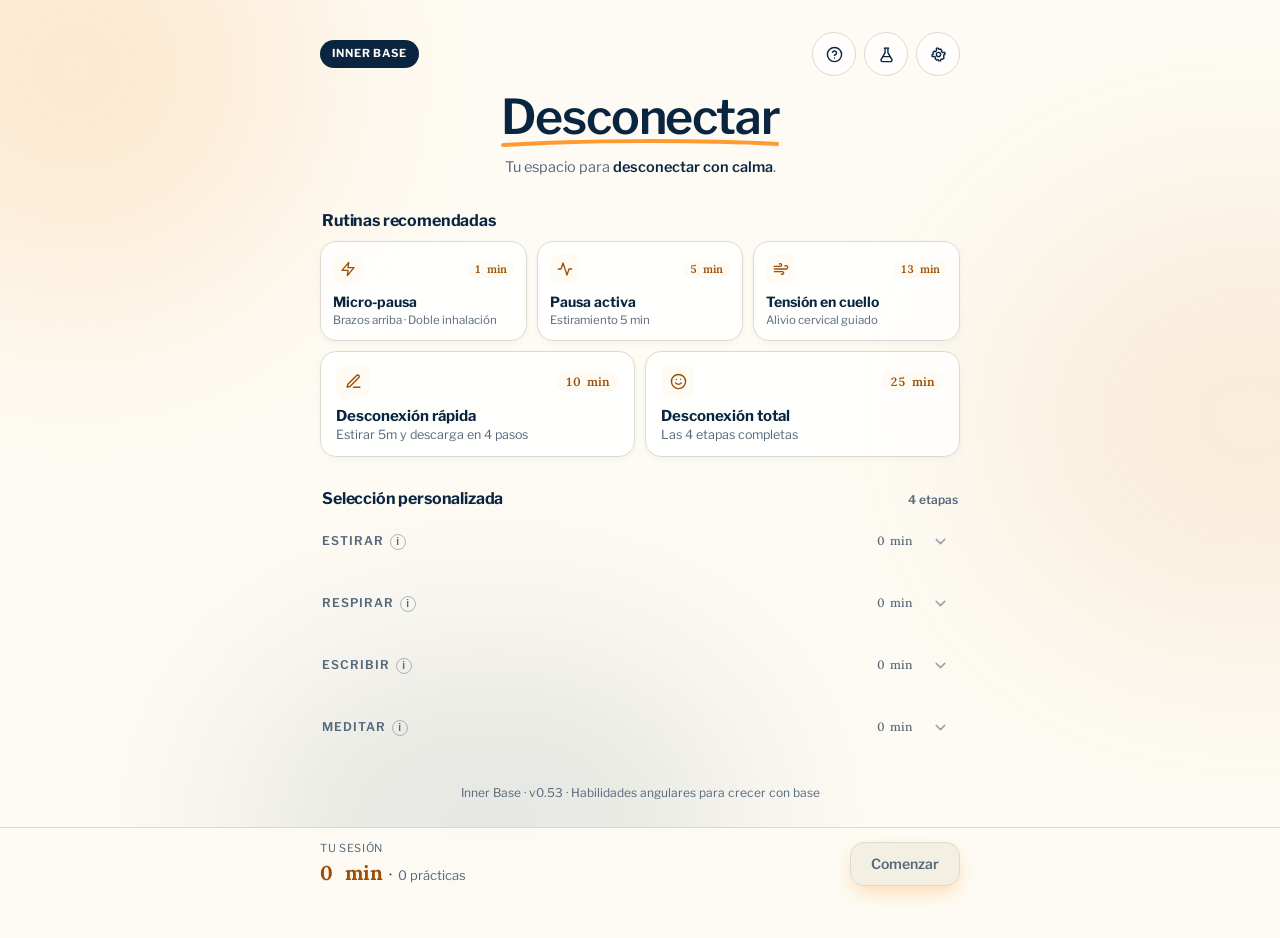
<file: index.html>
<!DOCTYPE html>
<html lang="es">

<head>
  <meta charset="UTF-8">
  <meta name="viewport" content="width=device-width, initial-scale=1.0, viewport-fit=cover">
  <meta name="referrer" content="strict-origin-when-cross-origin">
  <title>Desconectar · Inner Base</title>
  <meta name="description"
    content="Tu espacio para desconectar con calma. Rutinas guiadas en 4 etapas: estirar, respirar, escribir y meditar.">

  <!-- Open Graph / WhatsApp Link Preview -->
  <meta property="og:type" content="website">
  <meta property="og:locale" content="es_ES">
  <meta property="og:site_name" content="Inner Base">
  <meta property="og:title" content="Desconectar · Inner Base">
  <meta property="og:description"
    content="Tu espacio para desconectar con calma. Rutinas guiadas en 4 etapas: estirar, respirar, escribir y meditar.">
  <meta property="og:url" content="https://sumamara.github.io/6-App-desconectar/">
  <meta property="og:image" content="https://sumamara.github.io/6-App-desconectar/icons/og-whatsapp.jpg">
  <meta property="og:image:secure_url" content="https://sumamara.github.io/6-App-desconectar/icons/og-whatsapp.jpg">
  <meta property="og:image:type" content="image/jpeg">
  <meta property="og:image:width" content="1200">
  <meta property="og:image:height" content="630">
  <meta property="og:image:alt" content="Desconectar · Inner Base — Tu espacio para desconectar con calma">
  <meta name="twitter:card" content="summary_large_image">
  <meta name="twitter:title" content="Desconectar · Inner Base">
  <meta name="twitter:description" content="Tu espacio para desconectar con calma.">
  <meta name="twitter:image" content="https://sumamara.github.io/6-App-desconectar/icons/og-whatsapp.jpg">

  <!-- PWA Manifest & Metas -->
  <link rel="manifest" href="manifest.json">
  <meta name="theme-color" content="#FF9A2E">
  <meta name="mobile-web-app-capable" content="yes">
  <meta name="application-name" content="Desconectar">
  <meta name="apple-mobile-web-app-capable" content="yes">
  <meta name="apple-mobile-web-app-status-bar-style" content="default">
  <meta name="apple-mobile-web-app-title" content="Desconectar">
  <link rel="apple-touch-icon" href="icons/icon-192.png">
  <link rel="icon" type="image/svg+xml" href="icons/icon.svg">

  <!-- Tipografías exactas de .Recursos/Link tree -->
  <link rel="preconnect" href="https://fonts.googleapis.com">
  <link rel="preconnect" href="https://fonts.gstatic.com" crossorigin>
  <link
    href="https://fonts.googleapis.com/css2?family=Caveat:wght@500;600;700&family=Libre+Franklin:wght@400;500;600;700&family=Lora:ital,wght@0,500;0,600;0,700;1,400&display=swap"
    rel="stylesheet">

  <!-- Estilos Prueba Linktree -->
  <link rel="stylesheet" href="styles.css">
</head>

<body>
  <!-- Blobs ambientales suaves (firma de .Recursos/Link tree) -->
  <div class="ambient-blobs" aria-hidden="true">
    <div class="blob blob-1"></div>
    <div class="blob blob-2"></div>
    <div class="blob blob-3"></div>
  </div>

  <div class="app-container">

    <!-- AVISO DE PROTOCOLO LOCAL -->
    <div id="protocol-banner" class="banner-warning" role="alert">
      <strong>Tip para reproducir videos sin Error 153</strong>
      <p>
        Inicia la app desde <code>iniciar_app.bat</code> y abre <code>http://localhost:3000/</code>.
      </p>
    </div>

    <!-- PASO 1: CONSTRUCTOR EN 4 ETAPAS -->
    <main id="builder-section">

      <!-- ENCABEZADO CENTRADO ESTILO LINKTREE -->
      <header class="site-header">
        <div class="top-utility-bar">
          <span class="top-badge">Inner Base</span>
          <div class="header-actions">
            <button type="button" class="btn-icon-circle" onclick="openHowToUseModal()" title="Cómo usar la aplicación"
              aria-label="Cómo usar la aplicación">
              <svg width="17" height="17" viewBox="0 0 24 24" fill="none" stroke="currentColor" stroke-width="2"
                stroke-linecap="round" stroke-linejoin="round" aria-hidden="true">
                <circle cx="12" cy="12" r="10"></circle>
                <path d="M9.09 9a3 3 0 0 1 5.83 1c0 2-3 3-3 3"></path>
                <line x1="12" y1="17" x2="12.01" y2="17"></line>
              </svg>
            </button>
            <button type="button" class="btn-icon-circle" onclick="openScientificInfoModal()"
              title="Base científica de las 4 etapas" aria-label="Base científica">
              <svg width="17" height="17" viewBox="0 0 24 24" fill="none" stroke="currentColor" stroke-width="2"
                stroke-linecap="round" stroke-linejoin="round" aria-hidden="true">
                <path d="M9 3h6"></path>
                <path d="M10 3v6.5L4.5 19a2 2 0 0 0 1.7 3h11.6a2 2 0 0 0 1.7-3L14 9.5V3"></path>
                <path d="M7.2 15h9.6"></path>
              </svg>
            </button>
            <button type="button" class="btn-icon-circle" onclick="openManageRoutinesModal()"
              title="Ajustes y rutinas guardadas" aria-label="Ajustes y rutinas guardadas">
              <svg width="17" height="17" viewBox="0 0 24 24" fill="none" stroke="currentColor" stroke-width="2"
                stroke-linecap="round" stroke-linejoin="round" aria-hidden="true">
                <circle cx="12" cy="12" r="3"></circle>
                <path
                  d="M19.4 15a1.65 1.65 0 0 0 .33 1.82l.06.06-2 2-.06-.06a1.65 1.65 0 0 0-1.82-.33 1.65 1.65 0 0 0-1 1.51V21h-2.8v-.09a1.65 1.65 0 0 0-1-1.51 1.65 1.65 0 0 0-1.82.33l-.06.06-2-2 .06-.06a1.65 1.65 0 0 0 .33-1.82 1.65 1.65 0 0 0-1.51-1H3v-2.8h.09a1.65 1.65 0 0 0 1.51-1 1.65 1.65 0 0 0-.33-1.82l-.06-.06 2-2 .06.06a1.65 1.65 0 0 0 1.82.33h.01a1.65 1.65 0 0 0 1-1.51V3h2.8v.09a1.65 1.65 0 0 0 1 1.51 1.65 1.65 0 0 0 1.82-.33l.06-.06 2 2-.06.06a1.65 1.65 0 0 0-.33 1.82v.01a1.65 1.65 0 0 0 1.51 1H21v2.8h-.09a1.65 1.65 0 0 0-1.51 1z">
                </path>
              </svg>
            </button>
          </div>
        </div>

        <h1 class="hero-title">
          <span class="title-underline-wrap" style="margin-left: 0;">
            Desconectar
            <svg class="title-underline-svg" height="10" viewBox="0 0 200 10" preserveAspectRatio="none"
              aria-hidden="true">
              <path d="M2 7 C 55 2, 145 2, 198 6" stroke="#FF9A2E" stroke-width="4" fill="none" stroke-linecap="round">
              </path>
            </svg>
          </span>
        </h1>

        <p class="header-lead">
          Tu espacio para <strong>desconectar con calma</strong>.
        </p>
      </header>

      <!-- SECCIÓN 1: RUTINAS RECOMENDADAS (LAYOUT ORIGINAL 3 + 2) -->
      <section class="content-section" aria-labelledby="heading-presets">
        <div class="section-heading-row">
          <h2 id="heading-presets" class="section-title">Rutinas recomendadas</h2>
        </div>

        <div class="presets-grid" id="presets-grid">
          <!-- Fila 1: 3 tarjetas -->
          <button type="button" class="preset-card preset-col-3" onclick="applyPreset('micro')" id="preset-micro">
            <span class="preset-card-top">
              <span class="preset-icon-box">
                <svg width="16" height="16" viewBox="0 0 24 24" fill="none" stroke="currentColor" stroke-width="2"
                  stroke-linecap="round" stroke-linejoin="round" aria-hidden="true">
                  <polygon points="13 2 3 14 12 14 11 22 21 10 12 10 13 2"></polygon>
                </svg>
              </span>
              <span class="preset-time">1 min</span>
            </span>
            <span class="preset-card-body">
              <span class="preset-name">Micro-pausa</span>
              <span class="preset-desc">Brazos arriba · Doble inhalación</span>
            </span>
          </button>

          <button type="button" class="preset-card preset-col-3" onclick="applyPreset('walk')" id="preset-walk">
            <span class="preset-card-top">
              <span class="preset-icon-box">
                <svg width="16" height="16" viewBox="0 0 24 24" fill="none" stroke="currentColor" stroke-width="2"
                  stroke-linecap="round" stroke-linejoin="round" aria-hidden="true">
                  <path d="M22 12h-4l-3 9L9 3l-3 9H2"></path>
                </svg>
              </span>
              <span class="preset-time">5 min</span>
            </span>
            <span class="preset-card-body">
              <span class="preset-name">Pausa activa</span>
              <span class="preset-desc">Estiramiento 5 min</span>
            </span>
          </button>

          <button type="button" class="preset-card preset-col-3" onclick="applyPreset('neck')" id="preset-neck">
            <span class="preset-card-top">
              <span class="preset-icon-box">
                <svg width="16" height="16" viewBox="0 0 24 24" fill="none" stroke="currentColor" stroke-width="2"
                  stroke-linecap="round" stroke-linejoin="round" aria-hidden="true">
                  <path
                    d="M9.59 4.59A2 2 0 1 1 11 8H2m10.59 11.41A2 2 0 1 0 14 16H2m15.73-8.27A2.5 2.5 0 1 1 19.5 12H2">
                  </path>
                </svg>
              </span>
              <span class="preset-time">13 min</span>
            </span>
            <span class="preset-card-body">
              <span class="preset-name">Tensión en cuello</span>
              <span class="preset-desc">Alivio cervical guiado</span>
            </span>
          </button>

          <!-- Fila 2: 2 tarjetas -->
          <button type="button" class="preset-card preset-col-2" onclick="applyPreset('quick_disconnect')"
            id="preset-quick_disconnect">
            <span class="preset-card-top">
              <span class="preset-icon-box">
                <svg width="17" height="17" viewBox="0 0 24 24" fill="none" stroke="currentColor" stroke-width="2"
                  stroke-linecap="round" stroke-linejoin="round" aria-hidden="true">
                  <path d="M12 20h9"></path>
                  <path d="M16.5 3.5a2.121 2.121 0 0 1 3 3L7 19l-4 1 1-4L16.5 3.5z"></path>
                </svg>
              </span>
              <span class="preset-time">10 min</span>
            </span>
            <span class="preset-card-body">
              <span class="preset-name">Desconexión rápida</span>
              <span class="preset-desc">Estirar 5m y descarga en 4 pasos</span>
            </span>
          </button>

          <button type="button" class="preset-card preset-col-2" onclick="applyPreset('complete')" id="preset-complete">
            <span class="preset-card-top">
              <span class="preset-icon-box">
                <svg width="17" height="17" viewBox="0 0 24 24" fill="none" stroke="currentColor" stroke-width="2"
                  stroke-linecap="round" stroke-linejoin="round" aria-hidden="true">
                  <circle cx="12" cy="12" r="10"></circle>
                  <path d="M8 14s1.5 2 4 2 4-2 4-2"></path>
                  <line x1="9" y1="9" x2="9.01" y2="9"></line>
                  <line x1="15" y1="9" x2="15.01" y2="9"></line>
                </svg>
              </span>
              <span class="preset-time">25 min</span>
            </span>
            <span class="preset-card-body">
              <span class="preset-name">Desconexión total</span>
              <span class="preset-desc">Las 4 etapas completas</span>
            </span>
          </button>

          <!-- CONTENEDOR DINÁMICO DE RUTINAS PERSONALIZADAS -->
          <div id="custom-presets-container" style="display: contents;"></div>
        </div>
      </section>

      <!-- SECCIÓN 2: SELECCIÓN PERSONALIZADA -->
      <section class="content-section" aria-labelledby="heading-stages">
        <div class="section-heading-row">
          <h2 id="heading-stages" class="section-title">Selección personalizada</h2>
          <span class="section-meta-badge">4 etapas</span>
        </div>

        <div class="stages-list">

          <!-- ETAPA 1: ESTIRAR -->
          <div class="stage-card" id="card-stage-estirar">
            <div class="stage-header" onclick="toggleStage('estirar', event)">
              <div class="stage-info">
                <div class="stage-title-row">
                  <span class="stage-title">
                    <span class="stage-num">1</span>
                    <span>Estirar</span>
                    <button type="button" class="stage-info-btn"
                      onclick="event.stopPropagation(); showStageInfoToast('Alivio cervical, movilidad de espalda y postura para liberar tensión acumulada.', 'Etapa 1 · Estirar')"
                      title="Información de Estirar" aria-label="Información de Estirar">i</button>
                  </span>
                  <div class="stage-header-actions">
                    <span class="stage-summary-badge" id="badge-estirar">0 min</span>
                  </div>
                </div>
              </div>
              <button type="button" class="stage-chevron-btn" id="chevron-btn-estirar"
                onclick="event.stopPropagation(); toggleStageChevronClick('estirar', event)" title="Ver más opciones"
                aria-label="Ver más opciones de Estirar">
                <svg class="chevron-icon" id="chevron-icon-estirar" width="17" height="17" viewBox="0 0 24 24"
                  fill="none" stroke="currentColor" stroke-width="2" stroke-linecap="round" stroke-linejoin="round"
                  aria-hidden="true">
                  <polyline points="6 9 12 15 18 9"></polyline>
                </svg>
              </button>
            </div>
            <div class="stage-body">
              <div class="options-list" id="options-estirar"></div>
            </div>
          </div>

          <!-- ETAPA 2: RESPIRAR -->
          <div class="stage-card" id="card-stage-respirar">
            <div class="stage-header" onclick="toggleStage('respirar', event)">
              <div class="stage-info">
                <div class="stage-title-row">
                  <span class="stage-title">
                    <span class="stage-num">2</span>
                    <span>Respirar</span>
                    <button type="button" class="stage-info-btn"
                      onclick="event.stopPropagation(); showStageInfoToast('Regulación vagal para calmar el sistema nervioso y bajar el pulso.', 'Etapa 2 · Respirar')"
                      title="Información de Respirar" aria-label="Información de Respirar">i</button>
                  </span>
                  <div class="stage-header-actions">
                    <span class="stage-summary-badge" id="badge-respirar">0 min</span>
                  </div>
                </div>
              </div>
              <button type="button" class="stage-chevron-btn" id="chevron-btn-respirar"
                onclick="event.stopPropagation(); toggleStageChevronClick('respirar', event)" title="Ver más opciones"
                aria-label="Ver más opciones de Respirar">
                <svg class="chevron-icon" id="chevron-icon-respirar" width="17" height="17" viewBox="0 0 24 24"
                  fill="none" stroke="currentColor" stroke-width="2" stroke-linecap="round" stroke-linejoin="round"
                  aria-hidden="true">
                  <polyline points="6 9 12 15 18 9"></polyline>
                </svg>
              </button>
            </div>
            <div class="stage-body">
              <div class="options-list" id="options-respirar"></div>
            </div>
          </div>

          <!-- ETAPA 3: ESCRIBIR -->
          <div class="stage-card" id="card-stage-escribir">
            <div class="stage-header" onclick="toggleStage('escribir', event)">
              <div class="stage-info">
                <div class="stage-title-row">
                  <span class="stage-title">
                    <span class="stage-num">3</span>
                    <span>Escribir</span>
                    <button type="button" class="stage-info-btn"
                      onclick="event.stopPropagation(); showStageInfoToast('Descarga cognitiva, gratitud o journaling guiado para cerrar pendientes.', 'Etapa 3 · Escribir')"
                      title="Información de Escribir" aria-label="Información de Escribir">i</button>
                  </span>
                  <div class="stage-header-actions">
                    <span class="stage-summary-badge" id="badge-escribir">0 min</span>
                  </div>
                </div>
              </div>
              <button type="button" class="stage-chevron-btn" id="chevron-btn-escribir"
                onclick="event.stopPropagation(); toggleStageChevronClick('escribir', event)" title="Ver más opciones"
                aria-label="Ver más opciones de Escribir">
                <svg class="chevron-icon" id="chevron-icon-escribir" width="17" height="17" viewBox="0 0 24 24"
                  fill="none" stroke="currentColor" stroke-width="2" stroke-linecap="round" stroke-linejoin="round"
                  aria-hidden="true">
                  <polyline points="6 9 12 15 18 9"></polyline>
                </svg>
              </button>
            </div>
            <div class="stage-body">
              <div class="options-list" id="options-escribir"></div>
            </div>
          </div>

          <!-- ETAPA 4: MEDITAR -->
          <div class="stage-card" id="card-stage-meditar">
            <div class="stage-header" onclick="toggleStage('meditar', event)">
              <div class="stage-info">
                <div class="stage-title-row">
                  <span class="stage-title">
                    <span class="stage-num">4</span>
                    <span>Meditar</span>
                    <button type="button" class="stage-info-btn"
                      onclick="event.stopPropagation(); showStageInfoToast('Atención plena, sonidos naturales y descanso profundo sin sueño (NSDR).', 'Etapa 4 · Meditar')"
                      title="Información de Meditar" aria-label="Información de Meditar">i</button>
                  </span>
                  <div class="stage-header-actions">
                    <span class="stage-summary-badge" id="badge-meditar">0 min</span>
                  </div>
                </div>
              </div>
              <button type="button" class="stage-chevron-btn" id="chevron-btn-meditar"
                onclick="event.stopPropagation(); toggleStageChevronClick('meditar', event)" title="Ver más opciones"
                aria-label="Ver más opciones de Meditar">
                <svg class="chevron-icon" id="chevron-icon-meditar" width="17" height="17" viewBox="0 0 24 24"
                  fill="none" stroke="currentColor" stroke-width="2" stroke-linecap="round" stroke-linejoin="round"
                  aria-hidden="true">
                  <polyline points="6 9 12 15 18 9"></polyline>
                </svg>
              </button>
            </div>
            <div class="stage-body">
              <div class="options-list" id="options-meditar"></div>
            </div>
          </div>

        </div>
      </section>

      <footer class="app-watermark">
        <p>Inner Base · v0.53 · Habilidades angulares para crecer con base</p>
      </footer>
    </main>

    <!-- PASO 2: REPRODUCTOR Y ZONA DE PRÁCTICA -->
    <section id="player-section" aria-label="Sesión en curso">
      <div class="player-shell">
        <div class="player-header">
          <div class="player-header-meta">
            <span id="step-counter" class="badge-step">Etapa 1 de 4</span>
            <h2 id="current-title" class="player-title">Cargando…</h2>
          </div>
          <button type="button" class="btn btn-secondary btn-sm" onclick="backToBuilder()">Salir</button>
        </div>

        <!-- CASO A: VIDEO -->
        <div class="video-wrapper" id="video-wrapper-box">
          <div id="pause-overlay" class="player-overlay" onclick="togglePlay()">
            <h3>Práctica en pausa</h3>
            <p>Inhala con calma, exhala la tensión. Tómate tu tiempo.</p>
            <button type="button" class="btn">Continuar práctica</button>
          </div>

          <div id="transition-overlay" class="player-overlay">
            <h3 id="next-up-text">Siguiente etapa…</h3>
            <div class="overlay-actions">
              <button type="button" class="btn" id="transition-next-btn" onclick="nextStep()">Empezar ahora</button>
              <button type="button" class="btn btn-secondary" onclick="addBreakTime()">+30 seg</button>
            </div>
          </div>

          <div id="error-overlay" class="player-overlay">
            <h3>No se pudo cargar este video</h3>
            <p id="error-desc">Este video no permite reproducción embebida o requiere servidor local.</p>
            <div class="overlay-actions">
              <button type="button" class="btn" onclick="skipErrorVideo()">Saltar etapa</button>
              <a id="error-youtube-link" class="btn btn-secondary" href="#" target="_blank"
                rel="noopener noreferrer">Abrir en YouTube</a>
            </div>
          </div>

          <div id="youtube-iframe-container"></div>
          <div class="video-click-shield" id="video-click-shield" onclick="onVideoSurfaceTap()"
            title="Pausar o reanudar" aria-label="Pausar o reanudar video"></div>
        </div>

        <!-- CASO B: BLOC DE NOTAS -->
        <div id="zen-notepad-wrapper" class="notepad-panel">
          <div class="notepad-header">
            <div class="notepad-prompt-title" id="notepad-title">Descarga mental</div>
            <p class="notepad-prompt-desc" id="notepad-desc">Escribe todo lo que ronda en tu cabeza para vaciar
              tensiones y cerrar el día.</p>
          </div>

          <div class="notepad-timer-bar">
            <span id="notepad-time-left">Tiempo restante · 05:00</span>
            <span id="notepad-words-count">0 palabras</span>
          </div>

          <textarea id="zen-text-input" class="zen-textarea"
            placeholder="Escribe aquí con total libertad. Este texto permanece únicamente en tu dispositivo."></textarea>

          <div class="notepad-actions">
            <div class="notepad-tools">
              <button type="button" class="btn-outline-sm" onclick="copyNotepadText()">Copiar</button>
              <button type="button" class="btn-outline-sm" onclick="downloadNotepadText()">Guardar .txt</button>
              <button type="button" class="btn-outline-sm btn-outline-danger"
                onclick="clearNotepadText()">Soltar</button>
            </div>
            <button type="button" class="btn btn-sm" onclick="nextStep()">Listo, siguiente</button>
          </div>
        </div>

        <!-- CASO C: TEMPORIZADOR ZEN (ANILLO CIRCULAR + RITMO VISUAL + CAMPANA) -->
        <div id="zen-timer-wrapper" class="timer-panel">
          <div class="timer-navy-hero" id="timer-zen-circle">
            <div class="timer-hero-top">
              <span class="timer-zen-state-dot" id="timer-state-label">En curso</span>
              <button type="button" class="btn-timer-chime" id="btn-timer-chime" onclick="toggleTimerChime()"
                title="Activar o silenciar campana de inicio y fin">
                <svg width="14" height="14" viewBox="0 0 24 24" fill="none" stroke="currentColor" stroke-width="2"
                  stroke-linecap="round" stroke-linejoin="round" aria-hidden="true">
                  <path d="M18 8A6 6 0 0 0 6 8c0 7-3 9-3 9h18s-3-2-3-9"></path>
                  <path d="M13.73 21a2 2 0 0 1-3.46 0"></path>
                </svg>
                <span id="timer-chime-label">Campana ON</span>
              </button>
            </div>

            <div class="timer-ring-stage" id="timer-ring-stage">
              <div class="timer-ripple-layer timer-ripple-1" aria-hidden="true"></div>
              <div class="timer-ripple-layer timer-ripple-2" aria-hidden="true"></div>
              <div class="timer-ripple-layer timer-ripple-3" aria-hidden="true"></div>
              <svg class="timer-ring-svg" viewBox="0 0 220 220" aria-hidden="true">
                <circle class="timer-ring-track" cx="110" cy="110" r="96"></circle>
                <circle class="timer-ring-progress" id="timer-ring-progress" cx="110" cy="110" r="96"></circle>
              </svg>
              <div class="timer-ring-center">
                <div class="timer-phase-cue" id="timer-phase-cue" style="display: none;">Inhala</div>
                <div class="timer-breath-count" id="timer-breath-count" style="display: none;">1</div>
                <div class="timer-free-text" id="timer-free-text" style="display: none;">
                  <strong>A tu propio ritmo</strong>
                  <span>Resuena donde se sienta natural y cómodo</span>
                </div>
                <div class="timer-zen-digits" id="timer-digits">05:00</div>
              </div>
            </div>

            <div id="timer-steps-guide" class="timer-steps-guide"></div>
            <p id="timer-activity-desc" class="timer-hero-desc" style="display: none;"></p>
          </div>
        </div>

        <!-- CASO D: ESTIRAMIENTO GUIADO EN ETAPAS -->
        <div id="zen-stretch-wrapper" class="zen-stretch-wrapper">
          <div class="stretch-top-bar">
            <span class="stretch-round-badge" id="stretch-round-text">Ronda 1 de 2</span>
            <div class="stretch-mini-timer-card" id="stretch-mini-timer-card">
              <span class="stretch-mini-timer-label">Restante</span>
              <span class="stretch-mini-timer-digits" id="stretch-total-digits">05:00</span>
            </div>
            <div class="stretch-audio-toggles">
              <button type="button" class="btn-stretch-toggle" id="btn-stretch-voice" onclick="toggleStretchVoice()">
                <span id="stretch-voice-icon">Voz ON</span>
              </button>
              <button type="button" class="btn-stretch-toggle" id="btn-stretch-chime" onclick="toggleStretchChime()">
                <span id="stretch-chime-icon">Tono ON</span>
              </button>
            </div>
          </div>

          <div class="stretch-total-progress-track">
            <div class="stretch-total-progress-fill" id="stretch-total-progress-fill"></div>
          </div>

          <div class="stretch-hero-card">
            <div class="stretch-hero-header">
              <span class="stretch-posture-step-tag" id="stretch-step-tag">Postura 1 de 10</span>
              <span class="stretch-posture-code" id="stretch-posture-icon">01</span>
            </div>

            <div class="stretch-counter-row">
              <div class="stretch-seconds-digits" id="stretch-countdown-digits">15</div>
              <div class="stretch-seconds-meta">
                <span class="stretch-seconds-unit">segundos</span>
                <div class="stretch-posture-bar-track">
                  <div class="stretch-posture-bar-fill" id="stretch-bar-fill"></div>
                </div>
              </div>
            </div>

            <div class="stretch-posture-details">
              <h3 class="stretch-posture-heading" id="stretch-posture-title">Hombros hacia atrás</h3>
              <p class="stretch-posture-description" id="stretch-posture-desc">
                Rueda los hombros en círculos lentos y amplios hacia atrás. Abre el pecho e inhala profundo.
              </p>
              <div class="stretch-posture-tip-box" id="stretch-posture-tip">
                <span class="tip-label">Clave</span>
                <span id="stretch-posture-tip-text">Inhala al subir los hombros y exhala al bajarlos.</span>
              </div>
            </div>
          </div>

          <div class="stretch-next-bar">
            <span class="stretch-next-label">A continuación</span>
            <strong class="stretch-next-name" id="stretch-next-title">Hombros hacia adelante</strong>
            <span class="stretch-next-duration">15s</span>
          </div>

          <div class="stretch-action-buttons">
            <button type="button" class="btn-outline-sm" onclick="prevStretchPosture()">Anterior</button>
            <button type="button" class="btn btn-sm" id="btn-stretch-play" onclick="toggleStretchPlay()">Pausar</button>
            <button type="button" class="btn-outline-sm" onclick="nextStretchPosture()">Siguiente</button>
          </div>

          <div class="stretch-postures-strip" id="stretch-postures-strip"></div>
        </div>

        <!-- Dock de barra de progreso y controles (flota y se auto-oculta en Modo Cine) -->
        <div class="player-controls-dock" id="player-controls-dock">
          <!-- Barra de progreso universal (área táctil amplia) -->
          <div class="progress-container" onclick="seekVideo(event)" role="progressbar"
            aria-label="Progreso de la etapa">
            <div class="progress-track">
              <div class="progress-bar" id="progress-bar"></div>
            </div>
          </div>

          <!-- Controles inferiores (layout compacto sin saltos) -->
          <div class="controls">
            <div class="ctrl-group">
              <button type="button" class="btn-ctrl btn-ctrl-icon" onclick="prevStep()" title="Anterior"
                aria-label="Anterior">
                <svg width="15" height="15" viewBox="0 0 24 24" fill="currentColor" aria-hidden="true">
                  <rect x="4" y="5" width="2.5" height="14" rx="1"></rect>
                  <polygon points="19 5 9 12 19 19 19 5"></polygon>
                </svg>
              </button>
              <button type="button" class="btn-ctrl" id="seek-back-btn" onclick="seekRelative(-10)"
                title="Retroceder 10 segundos">↺ 10s</button>
              <button type="button" class="btn btn-ctrl-play" id="play-pause-btn" onclick="togglePlay()">⏸
                Pausar</button>
              <button type="button" class="btn-ctrl" id="seek-fwd-btn" onclick="seekRelative(10)"
                title="Avanzar 10 segundos">10s ↻</button>
              <button type="button" class="btn-ctrl btn-ctrl-icon" onclick="nextStep()" title="Siguiente"
                aria-label="Siguiente">
                <svg width="15" height="15" viewBox="0 0 24 24" fill="currentColor" aria-hidden="true">
                  <polygon points="5 5 15 12 5 19 5 5"></polygon>
                  <rect x="17.5" y="5" width="2.5" height="14" rx="1"></rect>
                </svg>
              </button>
            </div>

            <span id="time-display" class="time-display">00:00 / 00:00</span>

            <div class="ctrl-extra" id="video-extra-controls">
              <button type="button" class="btn-ctrl btn-ctrl-icon" id="mute-btn" onclick="toggleMute()"
                title="Silenciar / activar audio" aria-label="Audio">
                <svg width="16" height="16" viewBox="0 0 24 24" fill="none" stroke="currentColor" stroke-width="2"
                  stroke-linecap="round" stroke-linejoin="round" aria-hidden="true">
                  <polygon points="11 5 6 9 2 9 2 15 6 15 11 19 11 5"></polygon>
                  <path d="M15.54 8.46a5 5 0 0 1 0 7.07"></path>
                  <path d="M19.07 4.93a10 10 0 0 1 0 14.14"></path>
                </svg>
              </button>
              <button type="button" class="btn-ctrl btn-ctrl-icon" id="fullscreen-btn" onclick="toggleFullscreen()"
                title="Pantalla completa" aria-label="Pantalla completa">
                <svg width="15" height="15" viewBox="0 0 24 24" fill="none" stroke="currentColor" stroke-width="2.2"
                  stroke-linecap="round" stroke-linejoin="round" aria-hidden="true">
                  <polyline points="15 3 21 3 21 9"></polyline>
                  <polyline points="9 21 3 21 3 15"></polyline>
                  <polyline points="21 15 21 21 15 21"></polyline>
                  <polyline points="3 9 3 3 9 3"></polyline>
                </svg>
              </button>
            </div>
          </div>
        </div>
      </div>

      <footer class="app-watermark">
        <p>Inner Base · v0.53 · Desconectar</p>
      </footer>
    </section>

  </div>

  <!-- BARRA STICKY INFERIOR (FROSTED CREMA + CTA NARANJA SOL) -->
  <div class="bottom-sticky-bar" id="bottom-sticky-bar">
    <div class="bottom-bar-inner">
      <div class="bottom-summary-text">
        <div class="bottom-summary-label">Tu sesión</div>
        <div class="bottom-summary-values">
          <strong id="bottom-total-time" class="bottom-total-num">0 min</strong>
          <span class="bottom-summary-sep">·</span>
          <span class="bottom-summary-count"><span id="bottom-total-count">0</span> prácticas</span>
        </div>
      </div>
      <div class="bottom-bar-actions">
        <button type="button" class="btn btn-secondary btn-save-sticky" id="btn-save-sticky"
          onclick="onSaveStickyClick()" title="Guardar selección como rutina">
          Guardar
        </button>
        <button type="button" class="btn btn-cta-acento" id="start-btn" onclick="startRoutine()" disabled>
          Comenzar
        </button>
      </div>
    </div>
  </div>

  <!-- MODAL: GESTIÓN DE RUTINAS Y AJUSTES -->
  <div id="manage-routines-modal" class="modal-overlay" onclick="closeManageRoutinesModal(event)">
    <div class="modal-box" onclick="event.stopPropagation()" role="dialog" aria-modal="true"
      aria-labelledby="modal-manage-title">
      <div class="modal-header">
        <div class="modal-header-left">
          <h3 id="modal-manage-title">Ajustes</h3>
        </div>
        <button type="button" class="modal-close-icon" onclick="closeManageRoutinesModal()"
          aria-label="Cerrar">✕</button>
      </div>

      <div class="settings-tabs-bar" role="tablist" aria-label="Secciones de ajustes">
        <button type="button" class="settings-tab-btn active" id="settings-tab-general" role="tab" aria-selected="true"
          onclick="switchSettingsTab('general')">Ajustes</button>
        <button type="button" class="settings-tab-btn" id="settings-tab-routines" role="tab" aria-selected="false"
          onclick="switchSettingsTab('routines')">Ajustes de rutinas</button>
        <button type="button" class="settings-tab-btn" id="settings-tab-stages" role="tab" aria-selected="false"
          onclick="switchSettingsTab('stages')">Ajustes de etapas</button>
      </div>

      <!-- PANEL 1: AJUSTES GENERALES -->
      <div id="settings-panel-general">
        <div class="modal-body modal-settings-stack">
          <div class="setting-toggle-box">
            <div class="setting-toggle-info">
              <div class="setting-toggle-title">Medición antes y después</div>
              <div class="setting-toggle-desc">Registra tu nivel de estrés (0 a 100) al empezar y al cerrar tu pausa.
              </div>
            </div>
            <label class="switch" for="check-measure-improvement" title="Activar medición antes y después">
              <input type="checkbox" id="check-measure-improvement" checked
                onchange="toggleMeasureImprovement(this.checked)">
              <span class="slider"></span>
            </label>
          </div>

          <div class="setting-toggle-box">
            <div class="setting-toggle-info">
              <div class="setting-toggle-title">Sonido en temporizadores</div>
              <div class="setting-toggle-desc">Activa o silencia por defecto el sonido de inicio y cierre. También
                puedes cambiarlo durante la práctica.</div>
            </div>
            <label class="switch" for="check-default-chime" title="Activar o silenciar sonido por defecto">
              <input type="checkbox" id="check-default-chime" checked
                onchange="toggleDefaultChimeSetting(this.checked)">
              <span class="slider"></span>
            </label>
          </div>

          <div class="setting-toggle-box" id="pwa-install-modal-box">
            <div class="setting-toggle-info">
              <div class="setting-toggle-title">Instalar aplicación</div>
              <div class="setting-toggle-desc">Añade Desconectar a tu pantalla de inicio en un toque.</div>
            </div>
            <button type="button" id="btn-pwa-install" class="btn btn-secondary btn-sm" onclick="promptInstallApp()">
              Instalar
            </button>
          </div>
        </div>
      </div>

      <!-- PANEL 2: AJUSTES DE RUTINAS CON NOMBRE + PERSONALIZADAS -->
      <div id="settings-panel-routines" style="display: none;">
        <div class="modal-body preset-editor-panel">
          <p class="preset-editor-intro">
            Edita el nombre, descripción o prácticas de las 5 rutinas recomendadas.
          </p>
          <div id="preset-editor-list" class="preset-editor-list"></div>
          <button type="button" class="btn btn-secondary btn-full preset-reset-all-btn"
            onclick="resetAllNamedPresetsToDefault()">
            Por defecto (restablecer todas)
          </button>

          <div class="settings-custom-routines-block">
            <div class="settings-group-label">Rutinas personalizadas</div>
            <div class="modal-routines-list" id="manage-routines-body"></div>
          </div>
        </div>
      </div>

      <!-- PANEL 3: AJUSTES DE ETAPAS -->
      <div id="settings-panel-stages" style="display: none;">
        <div class="modal-body modal-settings-stack">
          <div class="settings-customize-group">
            <div class="settings-group-label">Personalizar etapas</div>
            <div class="settings-customize-grid">
              <button type="button" class="settings-stage-btn" onclick="openStageLibraryFromSettings('estirar')">
                <span class="settings-stage-num">1</span>
                <span class="settings-stage-label">Personalizar Estirar</span>
                <span class="settings-stage-arrow" aria-hidden="true">→</span>
              </button>
              <button type="button" class="settings-stage-btn" onclick="openStageLibraryFromSettings('respirar')">
                <span class="settings-stage-num">2</span>
                <span class="settings-stage-label">Personalizar Respirar</span>
                <span class="settings-stage-arrow" aria-hidden="true">→</span>
              </button>
              <button type="button" class="settings-stage-btn" onclick="openStageLibraryFromSettings('escribir')">
                <span class="settings-stage-num">3</span>
                <span class="settings-stage-label">Personalizar Escribir</span>
                <span class="settings-stage-arrow" aria-hidden="true">→</span>
              </button>
              <button type="button" class="settings-stage-btn" onclick="openStageLibraryFromSettings('meditar')">
                <span class="settings-stage-num">4</span>
                <span class="settings-stage-label">Personalizar Meditar</span>
                <span class="settings-stage-arrow" aria-hidden="true">→</span>
              </button>
            </div>
          </div>
        </div>
      </div>

      <div class="modal-footer">
        <button type="button" class="btn btn-secondary btn-full" onclick="closeManageRoutinesModal()">Cerrar</button>
      </div>
    </div>
  </div>

  <!-- MODAL: BIBLIOTECA DE ETAPA -->
  <div class="modal-overlay" id="stage-library-modal" onclick="closeStageLibraryModal(event)">
    <div class="modal-box" onclick="event.stopPropagation()" role="dialog" aria-modal="true"
      aria-labelledby="library-modal-title">
      <div class="modal-header">
        <div class="modal-header-left">
          <button type="button" class="modal-back-btn" onclick="backToSettingsFromLibrary()" title="Volver a Ajustes"
            aria-label="Volver a Ajustes">
            <svg width="15" height="15" viewBox="0 0 24 24" fill="none" stroke="currentColor" stroke-width="2.2"
              stroke-linecap="round" stroke-linejoin="round" aria-hidden="true">
              <polyline points="15 18 9 12 15 6"></polyline>
            </svg>
          </button>
          <h3 id="library-modal-title">Biblioteca de etapa</h3>
        </div>
        <button type="button" class="modal-close-icon" onclick="closeStageLibraryModal()" aria-label="Cerrar">✕</button>
      </div>
      <div class="modal-body">
        <p class="library-subtitle">Activa o desactiva qué prácticas se muestran, o ajusta su orden:</p>
        <div class="library-items-list" id="library-items-list"></div>
        <button type="button" class="library-btn-add" id="library-btn-add" onclick="openAddPracticeModal()">
          + Añadir video de YouTube o práctica
        </button>
      </div>
      <div class="modal-footer modal-footer-between">
        <button type="button" class="btn-outline-sm" onclick="resetStageDefaults()">Restablecer</button>
        <button type="button" class="btn btn-sm" onclick="closeStageLibraryModal()">Listo</button>
      </div>
    </div>
  </div>

  <!-- MODAL: CÓMO USAR LA APLICACIÓN -->
  <div class="modal-overlay" id="how-to-use-modal" onclick="closeHowToUseModal(event)">
    <div class="modal-box" onclick="event.stopPropagation()" role="dialog" aria-modal="true"
      aria-labelledby="modal-howto-title">
      <div class="modal-header">
        <h3 id="modal-howto-title">Cómo usar Desconectar</h3>
        <button type="button" class="modal-close-icon" onclick="closeHowToUseModal()" aria-label="Cerrar">✕</button>
      </div>
      <div class="modal-body">
        <p class="science-intro">
          Elige una rutina recomendada o arma tu secuencia en cuatro etapas a tu medida.
        </p>

        <ol class="howto-steps-list">
          <li class="howto-step">
            <span class="howto-step-num">1</span>
            <div class="howto-step-body">
              <strong>Rutinas rápidas:</strong> toca cualquiera de las 5 tarjetas para cargarla al instante. Si la tocas
              de nuevo, se desmarca.
            </div>
          </li>
          <li class="howto-step">
            <span class="howto-step-num">2</span>
            <div class="howto-step-body">
              <strong>A tu medida:</strong> despliega <em>Estirar, Respirar, Escribir</em> o <em>Meditar</em> y marca
              solo las prácticas que necesites hoy.
            </div>
          </li>
          <li class="howto-step">
            <span class="howto-step-num">3</span>
            <div class="howto-step-body">
              <strong>Guarda tus favoritas:</strong> al crear una combinación nueva, pulsa <em>Guardar</em> abajo para
              reutilizarla en un toque.
            </div>
          </li>
          <li class="howto-step">
            <span class="howto-step-num">4</span>
            <div class="howto-step-body">
              <strong>Personaliza en Ajustes:</strong> edita las rutinas con nombre, activa o añade tus propios videos y
              configura la medición de estrés.
            </div>
          </li>
        </ol>
      </div>
      <div class="modal-footer">
        <button type="button" class="btn btn-full" onclick="closeHowToUseModal()">Entendido</button>
      </div>
    </div>
  </div>

  <!-- MODAL: EVIDENCIA CIENTÍFICA -->
  <div class="modal-overlay" id="scientific-info-modal" onclick="closeScientificInfoModal(event)">
    <div class="modal-box science-modal-box" onclick="event.stopPropagation()" role="dialog" aria-modal="true"
      aria-labelledby="modal-science-title">
      <div class="modal-header">
        <h3 id="modal-science-title">Por qué esta secuencia en 4 etapas</h3>
        <button type="button" class="modal-close-icon" onclick="closeScientificInfoModal()"
          aria-label="Cerrar">✕</button>
      </div>
      <div class="modal-body">
        <p class="science-intro">
          Pasar de horas de exigencia mental a descanso real requiere desacelerar en orden: cuerpo, respiración, mente y
          calma profunda.
        </p>

        <div class="science-cards-list">
          <article class="science-card">
            <div class="science-card-header">
              <span class="science-card-title">1. Estirar</span>
              <span class="science-card-badge">Descarga somática</span>
            </div>
            <p class="science-card-body">
              El movimiento breve libera el tono muscular defensivo en cuello, hombros y espalda baja.
            </p>
            <div class="science-source">Singh et al., 2023 · Univ. of South Australia</div>
          </article>

          <article class="science-card">
            <div class="science-card-header">
              <span class="science-card-title">2. Respirar</span>
              <span class="science-card-badge">Regulación vagal</span>
            </div>
            <p class="science-card-body">
              El suspiro fisiológico y la respiración resonante estimulan el nervio vago y bajan la activación.
            </p>
            <div class="science-source">Balban et al., 2023 · Stanford / Cell Reports Medicine</div>
          </article>

          <article class="science-card">
            <div class="science-card-header">
              <span class="science-card-title">3. Escribir</span>
              <span class="science-card-badge">Cierre cognitivo</span>
            </div>
            <p class="science-card-body">
              Volcar pendientes por escrito reduce el Efecto Zeigarnik y libera la memoria de trabajo.
            </p>
            <div class="science-source">Masicampo &amp; Baumeister, 2011 · J. Pers. Soc. Psychol.</div>
          </article>

          <article class="science-card">
            <div class="science-card-header">
              <span class="science-card-title">4. Meditar / NSDR</span>
              <span class="science-card-badge">Restauración</span>
            </div>
            <p class="science-card-body">
              Prácticas breves de atención plena o NSDR reducen la rumiación y devuelven claridad.
            </p>
            <div class="science-source">Goyal et al., 2014 · JAMA Internal Medicine</div>
          </article>
        </div>

        <p class="science-health-notice">
          Estas prácticas son herramientas de bienestar cotidiano y no sustituyen atención médica ni psicológica.
        </p>
      </div>
      <div class="modal-footer">
        <button type="button" class="btn btn-full" onclick="closeScientificInfoModal()">Entendido</button>
      </div>
    </div>
  </div>

  <!-- MODAL: PROMPT DE TEXTO -->
  <div class="modal-overlay" id="zen-prompt-modal" onclick="cancelZenPrompt(event)">
    <div class="modal-box modal-compact" onclick="event.stopPropagation()" role="dialog" aria-modal="true"
      aria-labelledby="zen-prompt-title">
      <div class="modal-header">
        <h3 id="zen-prompt-title">Guardar rutina</h3>
        <button type="button" class="modal-close-icon" onclick="cancelZenPrompt()" aria-label="Cerrar">✕</button>
      </div>
      <div class="modal-body">
        <p id="zen-prompt-subtitle" class="dialog-subtitle"></p>
        <div class="zen-dialog-input-group">
          <input type="text" id="zen-prompt-input" class="zen-dialog-input" autocomplete="off">
        </div>
        <div class="zen-dialog-buttons">
          <button type="button" class="btn btn-secondary btn-sm" onclick="cancelZenPrompt()">Cancelar</button>
          <button type="button" class="btn btn-sm" id="zen-prompt-confirm-btn"
            onclick="confirmZenPrompt()">Guardar</button>
        </div>
      </div>
    </div>
  </div>

  <!-- MODAL: CONFIRMACIÓN -->
  <div class="modal-overlay" id="zen-confirm-modal" onclick="resolveZenConfirm(false, event)">
    <div class="modal-box modal-compact" onclick="event.stopPropagation()" role="dialog" aria-modal="true"
      aria-labelledby="zen-confirm-title">
      <div class="modal-header">
        <h3 id="zen-confirm-title">Confirmación</h3>
        <button type="button" class="modal-close-icon" onclick="resolveZenConfirm(false)" aria-label="Cerrar">✕</button>
      </div>
      <div class="modal-body">
        <p id="zen-confirm-message" class="dialog-message"></p>
        <div class="zen-dialog-buttons">
          <button type="button" class="btn btn-secondary btn-sm" onclick="resolveZenConfirm(false)">Cancelar</button>
          <button type="button" class="btn btn-danger btn-sm" id="zen-confirm-btn"
            onclick="resolveZenConfirm(true)">Aceptar</button>
        </div>
      </div>
    </div>
  </div>

  <!-- MODAL: AÑADIR PRÁCTICA -->
  <div class="modal-overlay" id="add-practice-modal" onclick="closeAddPracticeModal(event)">
    <div class="modal-box" onclick="event.stopPropagation()" role="dialog" aria-modal="true"
      aria-labelledby="add-practice-title">
      <div class="modal-header">
        <h3 id="add-practice-title">Añadir práctica</h3>
        <button type="button" class="modal-close-icon" onclick="closeAddPracticeModal()" aria-label="Cerrar">✕</button>
      </div>
      <div class="modal-body">
        <div class="zen-dialog-input-group">
          <label class="zen-dialog-label" for="add-input-title">Nombre de la práctica</label>
          <input type="text" id="add-input-title" class="zen-dialog-input"
            placeholder="Ej. Estiramiento de espalda baja">
        </div>
        <div class="zen-dialog-input-group">
          <label class="zen-dialog-label" for="add-input-type">Tipo de práctica</label>
          <select id="add-input-type" class="zen-dialog-select" onchange="onAddTypeChange()">
            <option value="youtube">Video de YouTube</option>
            <option value="timer">Temporizador de actividad</option>
            <option value="writing">Bloc de escritura</option>
          </select>
        </div>
        <div class="zen-dialog-input-group" id="group-add-url">
          <label class="zen-dialog-label" for="add-input-url">Enlace o ID de YouTube</label>
          <input type="text" id="add-input-url" class="zen-dialog-input"
            placeholder="https://www.youtube.com/watch?v=...">
        </div>
        <div class="zen-dialog-input-group" id="group-add-instructions" style="display:none;">
          <label class="zen-dialog-label" for="add-input-instructions">Instrucciones o consigna</label>
          <input type="text" id="add-input-instructions" class="zen-dialog-input"
            placeholder="Ej. Camina despacio y respira profundo">
        </div>
        <div class="zen-dialog-input-group">
          <label class="zen-dialog-label" for="add-input-duration">Duración estimada (minutos)</label>
          <input type="number" id="add-input-duration" class="zen-dialog-input" value="5" min="1" max="120">
        </div>
        <div class="zen-dialog-buttons">
          <button type="button" class="btn btn-secondary btn-sm" onclick="closeAddPracticeModal()">Cancelar</button>
          <button type="button" class="btn btn-sm" onclick="saveNewPracticeFromModal()">Guardar en etapa</button>
        </div>
      </div>
    </div>
  </div>

  <!-- CONTENEDOR DE NOTIFICACIONES TOAST -->
  <div id="zen-toast-container" class="zen-toast-container" aria-live="polite"></div>

  <!-- MODAL: MEDICIÓN DE ESTRÉS 0 A 100 -->
  <div class="modal-overlay" id="mood-measure-modal" onclick="closeMoodModal(event)">
    <div class="modal-box modal-compact mood-modal-box" onclick="event.stopPropagation()" role="dialog"
      aria-modal="true" aria-labelledby="mood-modal-title">
      <button type="button" class="modal-close-icon mood-modal-close" onclick="closeMoodModal()"
        aria-label="Cerrar">✕</button>

      <div class="mood-modal-content">
        <h3 id="mood-modal-title" class="mood-modal-question">
          ¿Qué tan estresado/a se siente en este momento?
        </h3>

        <div class="mood-slider-container">
          <div class="vas-track-wrap">
            <div class="vas-thumb-bubble" id="vas-thumb-bubble" style="left: 50%;" aria-live="polite">50</div>
            <input type="range" id="mood-slider-input" min="0" max="100" value="50" step="1"
              oninput="onMoodSliderChange(this.value)" class="zen-range-slider" aria-label="Nivel de estrés de 0 a 100">
          </div>

          <div class="mood-scale-labels">
            <div class="mood-scale-end mood-scale-start">
              <span class="mood-scale-num">0</span>
              <span class="mood-scale-text">Nada estresado/a</span>
            </div>
            <div class="mood-scale-end mood-scale-finish">
              <span class="mood-scale-num">100</span>
              <span class="mood-scale-text">Lo más estresado/a posible</span>
            </div>
          </div>
        </div>

        <button type="button" class="btn btn-cta-acento btn-full" id="mood-slider-confirm-btn"
          onclick="confirmMoodSlider()">
          Continuar →
        </button>
      </div>
    </div>
  </div>

  <!-- MODAL: CIERRE DE SESIÓN -->
  <div class="modal-overlay" id="routine-completed-modal">
    <div class="modal-box completed-celebration-box" onclick="event.stopPropagation()" role="dialog" aria-modal="true"
      aria-labelledby="completed-title">
      <div class="completed-sparkle-icon" aria-hidden="true">
        <svg width="44" height="44" viewBox="0 0 24 24" fill="currentColor">
          <path d="M12 2l2.1 6.3L20.5 10.5l-6.4 2.1L12 19l-2.1-6.4-6.4-2.1 6.4-2.2L12 2z"></path>
          <path d="M5 17l.9 2.6L8.5 20.5l-2.6.9L5 24l-.9-2.6-2.6-.9 2.6-.9L5 17z" opacity="0.75"></path>
          <path d="M18.5 2l.7 2 2 .7-2 .7-.7 2-.7-2-2-.7 2-.7.7-2z" opacity="0.75"></path>
        </svg>
      </div>
      <h2 id="completed-title" class="completed-title">¡Muy bien, rutina realizada!</h2>
      <p class="completed-quote">“Cada paso te ayuda a tener una vida en calma.”</p>

      <div id="completed-improvement-container" style="display:none; width:100%;"></div>

      <button type="button" class="btn btn-cta-acento btn-full" onclick="finishRoutineAndExit()">
        ¡Rutina completada!
      </button>
    </div>
  </div>

  <!-- SCRIPT OFICIAL YOUTUBE -->
  <script src="https://www.youtube.com/iframe_api"></script>

  <!-- LÓGICA DE LA APLICACIÓN (PRUEBA LINKTREE) -->
  <script src="app.js"></script>
</body>

</html>
</file>
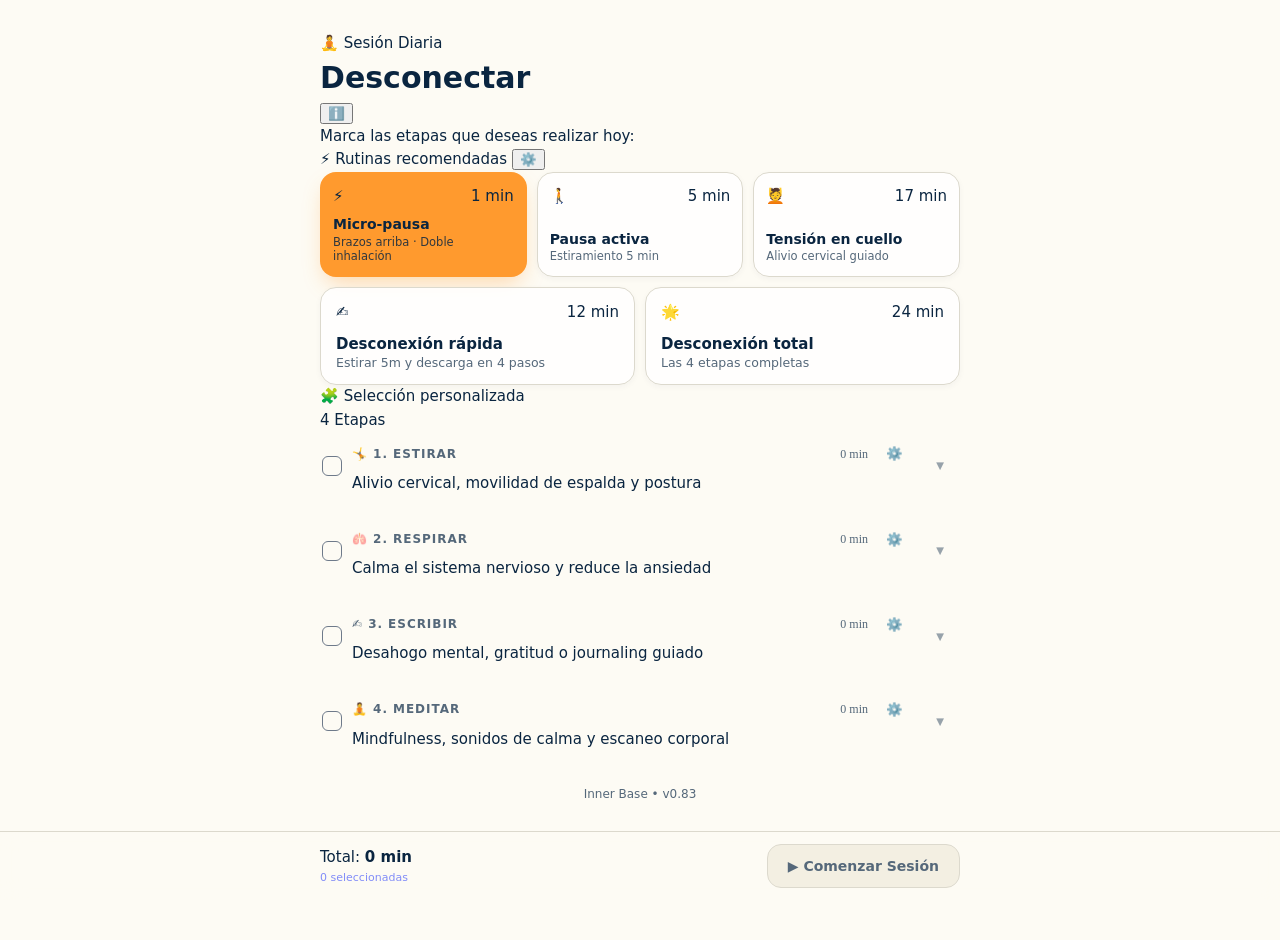
<file: App_desconectar.html>
<!DOCTYPE html>
<html lang="es">
<head>
  <meta charset="UTF-8">
  <meta name="viewport" content="width=device-width, initial-scale=1.0, viewport-fit=cover">
  <!-- Política de Referrer para evitar el Error 153 de YouTube -->
  <meta name="referrer" content="strict-origin-when-cross-origin">
  <title>Desconectar • Rutina en 4 Etapas</title>
  
  <!-- Progressive Web App (PWA) Manifest & Metas -->
  <link rel="manifest" href="manifest.json">
  <meta name="theme-color" content="#6366f1">
  <meta name="mobile-web-app-capable" content="yes">
  <meta name="application-name" content="Desconectar">
  
  <!-- Soporte iOS Safari PWA -->
  <meta name="apple-mobile-web-app-capable" content="yes">
  <meta name="apple-mobile-web-app-status-bar-style" content="black-translucent">
  <meta name="apple-mobile-web-app-title" content="Desconectar">
  <link rel="apple-touch-icon" href="icons/icon-192.png">
  <link rel="icon" type="image/svg+xml" href="icons/icon.svg">
  <link rel="alternate icon" type="image/png" href="icons/icon-192.png">
  
  <!-- Fuentes Google -->
  <link rel="preconnect" href="https://fonts.googleapis.com">
  <link rel="preconnect" href="https://fonts.gstatic.com" crossorigin>
  <link href="https://fonts.googleapis.com/css2?family=Outfit:wght@500;600;700&family=Plus+Jakarta+Sans:wght@400;500;600;700&display=swap" rel="stylesheet">
  
  <!-- Estilos Mobile First -->
  <link rel="stylesheet" href="styles.css?v=14">
</head>
<body>

  <div class="app-container">

    <!-- AVISO DE PROTOCOLO LOCAL (PREVIENE ERROR 153) -->
    <div id="protocol-banner" class="banner-warning">
      <strong>💡 Tip para YouTube sin Error 153:</strong>
      <div style="margin-top: 3px;">
        Para reproducir videos sin bloqueos, inicia la app desde <code>iniciar_app.bat</code> (servidor en <code>http://localhost:3000</code>).
      </div>
    </div>

    <!-- PASO 1: CONSTRUCTOR EN 4 ETAPAS (MOBILE FIRST) -->
    <div id="builder-section">
      <div class="header">
        <div class="header-badge">🧘 Sesión Diaria</div>
        <div class="header-title-row">
          <h1>Desconectar</h1>
          <button class="btn-info-circle" onclick="openScientificInfoModal()" title="¿Por qué desconectar así? Conoce la ciencia" aria-label="Información científica">ℹ️</button>
        </div>
        <p>Marca las etapas que deseas realizar hoy:</p>
      </div>

      <!-- SECCIÓN DE RECOMENDACIONES (PRESETS RÁPIDOS) -->
      <div class="presets-box">
        <div class="presets-header">
          <span class="presets-title">⚡ Rutinas recomendadas</span>
          <button class="btn-presets-gear" onclick="openManageRoutinesModal()" title="Gestionar y borrar rutinas guardadas" aria-label="Gestionar rutinas">
            ⚙️
          </button>
        </div>
        <div class="presets-grid" id="presets-grid">
          <!-- 1. Micro-Pausa (1 min) -->
          <div class="preset-card preset-col-3 active" onclick="applyPreset('micro')" id="preset-micro">
            <div class="preset-card-top">
              <span class="preset-icon">⚡</span>
              <span class="preset-time-pill">1 min</span>
            </div>
            <div class="preset-card-body">
              <div class="preset-name">Micro-Pausa</div>
              <div class="preset-desc">Manos arriba • Doble inhalación</div>
            </div>
          </div>

          <!-- 2. Pausa Activa (5 min) -->
          <div class="preset-card preset-col-3" onclick="applyPreset('walk')" id="preset-walk">
            <div class="preset-card-top">
              <span class="preset-icon">🚶</span>
              <span class="preset-time-pill">5 min</span>
            </div>
            <div class="preset-card-body">
              <div class="preset-name">Pausa Activa</div>
              <div class="preset-desc">Solo estiramiento</div>
            </div>
          </div>

          <!-- 3. Tensión en Cuello (17 min) -->
          <div class="preset-card preset-col-3" onclick="applyPreset('neck')" id="preset-neck">
            <div class="preset-card-top">
              <span class="preset-icon">💆</span>
              <span class="preset-time-pill">17 min</span>
            </div>
            <div class="preset-card-body">
              <div class="preset-name">Tensión en Cuello</div>
              <div class="preset-desc">Cuello • Quitar tensiones</div>
            </div>
          </div>

          <!-- 4. Desconexión Rápida (12 min) -->
          <div class="preset-card preset-col-2" onclick="applyPreset('quick_disconnect')" id="preset-quick_disconnect">
            <div class="preset-card-top">
              <span class="preset-icon">✍️</span>
              <span class="preset-time-pill">12 min</span>
            </div>
            <div class="preset-card-body">
              <div class="preset-name">Desconexión Rápida</div>
              <div class="preset-desc">Estirar y escribir</div>
            </div>
          </div>

          <!-- 5. Desconexión Total (24 min) -->
          <div class="preset-card preset-col-2" onclick="applyPreset('complete')" id="preset-complete">
            <div class="preset-card-top">
              <span class="preset-icon">🌟</span>
              <span class="preset-time-pill">24 min</span>
            </div>
            <div class="preset-card-body">
              <div class="preset-name">Desconexión Total</div>
              <div class="preset-desc">Las 4 etapas completas</div>
            </div>
          </div>

          <!-- CONTENEDOR DINÁMICO DE RUTINAS PERSONALIZADAS -->
          <div id="custom-presets-container" style="display: contents;"></div>
        </div>
      </div>

      <!-- SECCIÓN: CONFIGURACIÓN PASO A PASO -->
      <div class="stages-section-header">
        <div class="stages-section-title-wrap">
          <span class="stages-section-title">🧩 Selección personalizada</span>
        </div>
        <span class="stages-section-badge">4 Etapas</span>
      </div>

      <!-- Las 4 Etapas en orden estricto -->
      <div class="stages-list">

        <!-- ETAPA 1: ESTIRAR -->
        <div class="stage-card" id="card-stage-estirar">
          <div class="stage-header" onclick="toggleStage('estirar', event)">
            <input type="checkbox" class="stage-checkbox" id="check-stage-estirar" onclick="event.stopPropagation(); onStageCheckboxClick('estirar')">
            <div class="stage-info">
              <div class="stage-title-row">
                <span class="stage-title">🤸 1. Estirar</span>
                <div class="stage-header-actions">
                  <span class="stage-summary-badge" id="badge-estirar">0 min</span>
                  <button class="stage-gear-btn" onclick="event.stopPropagation(); openStageLibraryModal('estirar')" title="Biblioteca y opciones de Estirar" aria-label="Biblioteca de Estirar">⚙️</button>
                </div>
              </div>
              <div class="stage-desc">Alivio cervical, movilidad de espalda y postura</div>
            </div>
            <button type="button" class="stage-chevron-btn" id="chevron-btn-estirar"
              onclick="event.stopPropagation(); toggleStageChevronClick('estirar', event)"
              title="Ver más opciones" aria-label="Ver más opciones de Estirar">
              <span class="chevron-icon" id="chevron-icon-estirar">▼</span>
            </button>
          </div>
          <div class="stage-body">
            <div class="options-list" id="options-estirar"></div>
          </div>
        </div>

        <!-- ETAPA 2: RESPIRAR -->
        <div class="stage-card" id="card-stage-respirar">
          <div class="stage-header" onclick="toggleStage('respirar', event)">
            <input type="checkbox" class="stage-checkbox" id="check-stage-respirar" onclick="event.stopPropagation(); onStageCheckboxClick('respirar')">
            <div class="stage-info">
              <div class="stage-title-row">
                <span class="stage-title">🫁 2. Respirar</span>
                <div class="stage-header-actions">
                  <span class="stage-summary-badge" id="badge-respirar">0 min</span>
                  <button class="stage-gear-btn" onclick="event.stopPropagation(); openStageLibraryModal('respirar')" title="Biblioteca y opciones de Respirar" aria-label="Biblioteca de Respirar">⚙️</button>
                </div>
              </div>
              <div class="stage-desc">Calma el sistema nervioso y reduce la ansiedad</div>
            </div>
            <button type="button" class="stage-chevron-btn" id="chevron-btn-respirar"
              onclick="event.stopPropagation(); toggleStageChevronClick('respirar', event)"
              title="Ver más opciones" aria-label="Ver más opciones de Respirar">
              <span class="chevron-icon" id="chevron-icon-respirar">▼</span>
            </button>
          </div>
          <div class="stage-body">
            <div class="options-list" id="options-respirar"></div>
          </div>
        </div>

        <!-- ETAPA 3: ESCRIBIR (HÍBRIDO: BLOC ZEN O VIDEO) -->
        <div class="stage-card" id="card-stage-escribir">
          <div class="stage-header" onclick="toggleStage('escribir', event)">
            <input type="checkbox" class="stage-checkbox" id="check-stage-escribir" onclick="event.stopPropagation(); onStageCheckboxClick('escribir')">
            <div class="stage-info">
              <div class="stage-title-row">
                <span class="stage-title">✍️ 3. Escribir</span>
                <div class="stage-header-actions">
                  <span class="stage-summary-badge" id="badge-escribir">0 min</span>
                  <button class="stage-gear-btn" onclick="event.stopPropagation(); openStageLibraryModal('escribir')" title="Biblioteca y opciones de Escribir" aria-label="Biblioteca de Escribir">⚙️</button>
                </div>
              </div>
              <div class="stage-desc">Desahogo mental, gratitud o journaling guiado</div>
            </div>
            <button type="button" class="stage-chevron-btn" id="chevron-btn-escribir"
              onclick="event.stopPropagation(); toggleStageChevronClick('escribir', event)"
              title="Ver más opciones" aria-label="Ver más opciones de Escribir">
              <span class="chevron-icon" id="chevron-icon-escribir">▼</span>
            </button>
          </div>
          <div class="stage-body">
            <div class="options-list" id="options-escribir"></div>
          </div>
        </div>

        <!-- ETAPA 4: MEDITAR -->
        <div class="stage-card" id="card-stage-meditar">
          <div class="stage-header" onclick="toggleStage('meditar', event)">
            <input type="checkbox" class="stage-checkbox" id="check-stage-meditar" onclick="event.stopPropagation(); onStageCheckboxClick('meditar')">
            <div class="stage-info">
              <div class="stage-title-row">
                <span class="stage-title">🧘 4. Meditar</span>
                <div class="stage-header-actions">
                  <span class="stage-summary-badge" id="badge-meditar">0 min</span>
                  <button class="stage-gear-btn" onclick="event.stopPropagation(); openStageLibraryModal('meditar')" title="Biblioteca y opciones de Meditar" aria-label="Biblioteca de Meditar">⚙️</button>
                </div>
              </div>
              <div class="stage-desc">Mindfulness, sonidos de calma y escaneo corporal</div>
            </div>
            <button type="button" class="stage-chevron-btn" id="chevron-btn-meditar"
              onclick="event.stopPropagation(); toggleStageChevronClick('meditar', event)"
              title="Ver más opciones" aria-label="Ver más opciones de Meditar">
              <span class="chevron-icon" id="chevron-icon-meditar">▼</span>
            </button>
          </div>
          <div class="stage-body">
            <div class="options-list" id="options-meditar"></div>
          </div>
        </div>

      </div>

      <!-- MARCA DE AGUA (INNER BASE) -->
      <footer class="app-watermark">
        <span class="watermark-brand">Inner Base</span>
        <span class="watermark-dot">•</span>
        <span class="watermark-version">v0.83</span>
      </footer>
    </div>

    <!-- PASO 2: REPRODUCTOR Y ZONA ZEN -->
    <div id="player-section">
      <div class="player-header">
        <div>
          <span id="step-counter" class="badge-step">Etapa 1 de 4</span>
          <h3 id="current-title" style="margin:4px 0 0; font-size:1.15rem; color:#fff;">Cargando...</h3>
        </div>
        <button class="btn btn-secondary" onclick="backToBuilder()" style="padding:6px 10px; font-size:12px;">✕ Salir</button>
      </div>

      <!-- CASO A: REPRODUCTOR DE VIDEO (Estirar, Respirar, Meditar, Video Journaling) -->
      <div class="video-wrapper" id="video-wrapper-box">
        <!-- Overlay de Pausa -->
        <div id="pause-overlay" onclick="togglePlay()">
          <div class="breathing-circle"></div>
          <h3 style="margin:0 0 6px; font-size:1.25rem;">Práctica en pausa</h3>
          <p style="color:var(--text-muted); margin:0 0 16px; font-size:13px; max-width:280px;">
            Inhala calma, exhala tensión. Tómate tu tiempo.
          </p>
          <button class="btn" style="padding:10px 18px; font-size:13px;">▶ Continuar práctica</button>
        </div>

        <!-- Overlay de Transición -->
        <div id="transition-overlay">
          <span style="font-size:11px; background:#3730a3; padding:2px 8px; border-radius:10px; margin-bottom:8px;">✨ Completado</span>
          <h2 id="next-up-text" style="font-size:1.2rem; margin:0 0 14px;">Siguiente etapa...</h2>
          <div style="display:flex; gap:8px;">
            <button class="btn" id="transition-next-btn" onclick="nextStep()" style="padding:9px 16px; font-size:13px;">Empezar ahora ⏭</button>
            <button class="btn btn-secondary" onclick="addBreakTime()" style="padding:9px 12px; font-size:13px;">+30s ⏸</button>
          </div>
        </div>

        <!-- Overlay de Error YouTube -->
        <div id="error-overlay">
          <h4 style="color:#f87171; margin-bottom:6px;">⚠️ Video no disponible</h4>
          <p id="error-desc" style="color:#cbd5e1; font-size:12px; margin-bottom:12px;">
            Este video no permite reproducción embebida o requiere servidor local.
          </p>
          <div style="display:flex; gap:8px;">
            <button class="btn" onclick="skipErrorVideo()" style="padding:8px 14px; font-size:12px;">Saltar ⏭</button>
            <a id="error-youtube-link" class="btn btn-secondary" href="#" target="_blank" style="padding:8px 14px; font-size:12px;">Abrir en YouTube ↗</a>
          </div>
        </div>

        <div id="youtube-iframe-container"></div>
      </div>

      <!-- CASO B: BLOC DE NOTAS ZEN (Para opciones de Escritura en pantalla) -->
      <div id="zen-notepad-wrapper">
        <div class="notepad-header">
          <div class="notepad-prompt-title" id="notepad-title">✍️ Descarga Mental</div>
          <div class="notepad-prompt-desc" id="notepad-desc">Escribe todo lo que ronda en tu cabeza para vaciar tensiones y soltar el día.</div>
        </div>

        <div class="notepad-timer-bar">
          <span id="notepad-time-left">⏱ Tiempo restante: 05:00</span>
          <span id="notepad-words-count">0 palabras</span>
        </div>

        <textarea id="zen-text-input" class="zen-textarea" placeholder="Escribe aquí con total libertad... Nadie más puede leer esto."></textarea>

        <div class="notepad-actions">
          <div class="notepad-tools">
            <button class="btn-icon" onclick="copyNotepadText()" title="Copiar texto">📋 Copiar</button>
            <button class="btn-icon" onclick="downloadNotepadText()" title="Guardar como archivo">💾 Guardar</button>
            <button class="btn-icon" onclick="clearNotepadText()" title="Soltar y vaciar" style="color:#f87171;">🕊️ Soltar</button>
          </div>
          <button class="btn" onclick="nextStep()" style="padding:8px 14px; font-size:13px;">Listo, siguiente ⏭</button>
        </div>
      </div>

      <!-- CASO C: ZONA DE TEMPORIZADOR ZEN (Caminata, Levantarse, Meditación caminando, etc.) -->
      <div id="zen-timer-wrapper">
        <div class="timer-zen-circle" id="timer-zen-circle">
          <span class="timer-zen-icon" id="timer-icon">🚶</span>
          <div class="timer-zen-digits" id="timer-digits">05:00</div>
          <span class="timer-zen-state" id="timer-state-label">En curso</span>
        </div>
        <div class="timer-instructions-card">
          <h4 id="timer-activity-title" style="margin:0 0 6px; color:#fff; font-size:1.1rem;">Caminata Consciente</h4>
          <p id="timer-activity-desc" style="margin:0; font-size:13px; color:#cbd5e1; line-height:1.45;">
            Ponte de pie. Camina despacio a paso consciente por la habitación o la oficina, balancea tus brazos y suelta las piernas.
          </p>
        </div>
      </div>

      <!-- Barra de tiempo (video, temporizador o escritura) -->
      <div class="progress-container" onclick="seekVideo(event)">
        <div class="progress-bar" id="progress-bar"></div>
      </div>

      <!-- Controles inferiores -->
      <div class="controls">
        <div class="ctrl-group">
          <button class="btn-icon" onclick="prevStep()" title="Anterior">⏮</button>
          <button class="btn-icon" id="seek-back-btn" onclick="seekRelative(-10)" title="Retroceder 10s">↺ 10s</button>
          <button class="btn" id="play-pause-btn" onclick="togglePlay()" style="padding:8px 16px;">⏸ Pausar</button>
          <button class="btn-icon" id="seek-fwd-btn" onclick="seekRelative(10)" title="Adelantar 10s">10s ↻</button>
          <button class="btn-icon" onclick="nextStep()" title="Siguiente">⏭</button>
        </div>

        <div class="ctrl-group">
          <span id="time-display" style="font-size:13px; color:var(--text-muted); font-variant-numeric:tabular-nums;">00:00 / 00:00</span>
        </div>

        <div class="ctrl-group" id="video-extra-controls">
          <button class="btn-icon" id="mute-btn" onclick="toggleMute()" title="Silenciar">🔊</button>
          <button class="btn-icon" id="fullscreen-btn" onclick="toggleFullscreen()" title="Pantalla completa">⛶</button>
        </div>
      </div>

      <!-- MARCA DE AGUA (INNER BASE) -->
      <footer class="app-watermark watermark-player">
        <span class="watermark-brand">Inner Base</span>
        <span class="watermark-dot">•</span>
        <span class="watermark-version">v0.83</span>
      </footer>
    </div>

  </div> <!-- Fin app-container -->
 
  <!-- MODAL: GESTIÓN DE RUTINAS PERSONALIZADAS -->
  <div id="manage-routines-modal" class="modal-overlay" onclick="closeManageRoutinesModal(event)">
    <div class="modal-box" onclick="event.stopPropagation()">
      <div class="modal-header">
        <div style="display:flex; align-items:center; gap:8px;">
          <span style="font-size:18px;">⚙️</span>
          <h3 style="margin:0; font-size:1.1rem; color:#fff;">Gestionar Rutinas</h3>
        </div>
        <button class="modal-close-icon" onclick="closeManageRoutinesModal()">✕</button>
      </div>
      
      <!-- Ajustes generales de rutina: Medición de mejora e Instalación PWA -->
      <div class="modal-body" style="padding-bottom:4px; display:flex; flex-direction:column; gap:8px;">
        <div class="setting-toggle-box" style="margin-bottom:0;">
          <div class="setting-toggle-info">
            <div class="setting-toggle-title">📊 Medición de mejora</div>
            <div class="setting-toggle-desc">Pregunta del 1 al 10 antes y después para ver el impacto de tu rutina.</div>
          </div>
          <label class="switch" for="check-measure-improvement" title="Activar medición antes/después">
            <input type="checkbox" id="check-measure-improvement" onchange="toggleMeasureImprovement(this.checked)">
            <span class="slider"></span>
          </label>
        </div>

        <div class="setting-toggle-box" id="pwa-install-modal-box" style="margin-bottom:0;">
          <div class="setting-toggle-info">
            <div class="setting-toggle-title">📲 Instalar Aplicación</div>
            <div class="setting-toggle-desc">Añade Desconectar a tu pantalla de inicio o escritorio para acceder en 1 toque.</div>
          </div>
          <button id="btn-pwa-install" class="btn btn-secondary" onclick="promptInstallApp()" style="padding:6px 12px; font-size:12px; white-space:nowrap; flex-shrink:0;">
            📲 Instalar
          </button>
        </div>
      </div>

      <div class="modal-body" id="manage-routines-body" style="padding-top:6px;">
        <!-- Contenido dinámico -->
      </div>
      <div class="modal-footer">
        <button class="btn btn-secondary" onclick="closeManageRoutinesModal()" style="width:100%; padding:9px 12px; font-size:13px;">Cerrar</button>
      </div>
    </div>
  </div>

  <!-- BARRA STICKY INFERIOR (MOBILE FIRST) -->
  <div class="bottom-sticky-bar" id="bottom-sticky-bar">
    <div class="bottom-bar-inner">
      <div class="bottom-summary-text">
        <div>Total: <strong id="bottom-total-time">0 min</strong></div>
        <div style="font-size:11px; color:#818cf8;"><span id="bottom-total-count">0</span> seleccionadas</div>
      </div>
      <div class="bottom-bar-actions">
        <button class="btn-diskette-save" id="btn-save-sticky" onclick="onSaveStickyClick()" title="Guardar como rutina" aria-label="Guardar rutina">
          💾
        </button>
        <button class="btn" id="start-btn" onclick="startRoutine()" disabled>
          ▶ Comenzar Sesión
        </button>
      </div>
    </div>
  </div>

  <!-- MODAL: BIBLIOTECA DE ETAPA -->
  <div class="modal-overlay" id="stage-library-modal" onclick="closeStageLibraryModal(event)">
    <div class="modal-box" onclick="event.stopPropagation()">
      <div class="modal-header">
        <div style="display:flex; align-items:center; gap:8px;">
          <span style="font-size:18px;">⚙️</span>
          <h3 id="library-modal-title" style="margin:0; font-size:1.05rem; color:#fff;">Biblioteca de Etapa</h3>
        </div>
        <button class="modal-close-icon" onclick="closeStageLibraryModal()">✕</button>
      </div>
      <div class="modal-body">
        <p class="library-subtitle">Activa/desactiva qué prácticas se muestran, o ajusta su posición con los 6 puntos (⋮⋮):</p>
        <div class="library-items-list" id="library-items-list">
          <!-- Items dinámicos con checkboxes -->
        </div>
        <button class="library-btn-add" id="library-btn-add" onclick="openAddPracticeModal()">
          ➕ Añadir otro video de YouTube o práctica
        </button>
      </div>
      <div class="modal-footer" style="display:flex; align-items:center; justify-content:space-between; gap:10px;">
        <button type="button" class="btn-library-reset" onclick="resetStageDefaults()" title="Restablecer orden y visibilidad originales de esta etapa">
          🔄 Valores por defecto
        </button>
        <button class="btn btn-secondary" onclick="closeStageLibraryModal()" style="padding:8px 18px; font-size:13px;">Listo</button>
      </div>
    </div>
  </div>

  <!-- MODAL: INFORMACIÓN CIENTÍFICA (¿POR QUÉ DESCONECTAR ASÍ?) -->
  <div class="modal-overlay" id="scientific-info-modal" onclick="closeScientificInfoModal(event)">
    <div class="modal-box science-modal-box" onclick="event.stopPropagation()">
      <div class="modal-header">
        <div style="display:flex; align-items:center; gap:8px;">
          <span style="font-size:20px;">ℹ️</span>
          <h3 style="margin:0; font-size:1.1rem; color:#fff;">¿Por qué desconectar así?</h3>
        </div>
        <button class="modal-close-icon" onclick="closeScientificInfoModal()">✕</button>
      </div>
      <div class="modal-body">
        <div class="science-intro">
          <strong>La ciencia de la desaceleración escalonada:</strong> Pasar del modo de alta exigencia mental (cortisol, pantallas y alerta) al descanso profundo requiere una transición neurobiológica por fases. Cada etapa prepara al cuerpo y a la mente para la siguiente:
        </div>
        <div class="science-cards-list">
          <div class="science-card">
            <div class="science-card-header">
              <span style="font-size:18px;">🤸</span>
              <span class="science-card-title">1. Estirar</span>
              <span class="science-card-badge">Descarga Somática</span>
            </div>
            <div class="science-card-body">
              <strong>Libera el tono muscular defensivo.</strong> Horas frente a pantallas generan microtensiones reflejas en cuello, hombros y mandíbula. El estiramiento envía señales propioceptivas al sistema nervioso central comunicando seguridad física, reduciendo la adrenalina.
            </div>
          </div>

          <div class="science-card">
            <div class="science-card-header">
              <span style="font-size:18px;">🫁</span>
              <span class="science-card-title">2. Respirar</span>
              <span class="science-card-badge">Regulación Vagal</span>
            </div>
            <div class="science-card-body">
              <strong>Activa el freno parasimpático.</strong> La exhalación prolongada (como 4-7-8) y la respiración resonante (~6 respiraciones por minuto) estimulan directamente el nervio vago. Esto eleva la Variabilidad de la Frecuencia Cardíaca (HRV) y desacelera el ritmo cardíaco.
            </div>
          </div>

          <div class="science-card">
            <div class="science-card-header">
              <span style="font-size:18px;">✍️</span>
              <span class="science-card-title">3. Escribir</span>
              <span class="science-card-badge">Cierre Cognitivo</span>
            </div>
            <div class="science-card-body">
              <strong>Frena el Efecto Zeigarnik y la rumiación.</strong> El cerebro humano retiene en bucle tareas incompletas y preocupaciones. Al volcarlas en papel o agradecer, la corteza prefrontal "da por cerrada la sesión", disminuyendo la fatiga decisional.
            </div>
          </div>

          <div class="science-card">
            <div class="science-card-header">
              <span style="font-size:18px;">🧘</span>
              <span class="science-card-title">4. Meditar / NSDR</span>
              <span class="science-card-badge">Ondas Alfa & Theta</span>
            </div>
            <div class="science-card-body">
              <strong>Restauración cerebral profunda.</strong> Prácticas como Yoga Nidra o NSDR silencian la Red Neuronal por Defecto (DMN) y reponen dopamina. El cerebro entra en frecuencias lentas que restauran la lucidez o facilitan el sueño.
            </div>
          </div>
        </div>
        <div class="science-footer-tip">
          💡 <strong>Personalizable:</strong> Haz la secuencia completa de 4 etapas o elige solo las que necesites hoy. Incluso una micro-pausa de 2 minutos produce un cambio neurológico medible.
        </div>
      </div>
      <div class="modal-footer">
        <button class="btn btn-secondary" onclick="closeScientificInfoModal()" style="width:100%; padding:9px 12px; font-size:13px;">Entendido</button>
      </div>
    </div>
  </div>

  <!-- MODAL: ZEN PROMPT (SIN PROMPT NATIVO) -->
  <div class="modal-overlay" id="zen-prompt-modal" onclick="cancelZenPrompt(event)">
    <div class="modal-box" style="max-width:380px;" onclick="event.stopPropagation()">
      <div class="modal-header">
        <h3 id="zen-prompt-title" style="margin:0; font-size:1.05rem; color:#fff;">Título</h3>
        <button class="modal-close-icon" onclick="cancelZenPrompt()">✕</button>
      </div>
      <div class="modal-body">
        <p id="zen-prompt-subtitle" style="font-size:12.5px; color:var(--text-muted); margin:0 0 12px;"></p>
        <div class="zen-dialog-input-group">
          <input type="text" id="zen-prompt-input" class="zen-dialog-input" autocomplete="off">
        </div>
        <div class="zen-dialog-buttons">
          <button class="zen-dialog-btn zen-dialog-btn-cancel" onclick="cancelZenPrompt()">Cancelar</button>
          <button class="zen-dialog-btn zen-dialog-btn-confirm" id="zen-prompt-confirm-btn" onclick="confirmZenPrompt()">Guardar</button>
        </div>
      </div>
    </div>
  </div>

  <!-- MODAL: ZEN CONFIRM (SIN CONFIRM NATIVO) -->
  <div class="modal-overlay" id="zen-confirm-modal" onclick="resolveZenConfirm(false, event)">
    <div class="modal-box" style="max-width:380px;" onclick="event.stopPropagation()">
      <div class="modal-header">
        <h3 id="zen-confirm-title" style="margin:0; font-size:1.05rem; color:#fff;">Confirmación</h3>
        <button class="modal-close-icon" onclick="resolveZenConfirm(false)">✕</button>
      </div>
      <div class="modal-body">
        <p id="zen-confirm-message" style="font-size:13px; color:#cbd5e1; margin:0 0 16px; line-height:1.45;"></p>
        <div class="zen-dialog-buttons">
          <button class="zen-dialog-btn zen-dialog-btn-cancel" onclick="resolveZenConfirm(false)">Cancelar</button>
          <button class="zen-dialog-btn zen-dialog-btn-danger" id="zen-confirm-btn" onclick="resolveZenConfirm(true)">Aceptar</button>
        </div>
      </div>
    </div>
  </div>

  <!-- MODAL: AÑADIR PRÁCTICA / VIDEO A LA ETAPA -->
  <div class="modal-overlay" id="add-practice-modal" onclick="closeAddPracticeModal(event)">
    <div class="modal-box" style="max-width:420px;" onclick="event.stopPropagation()">
      <div class="modal-header">
        <h3 id="add-practice-title" style="margin:0; font-size:1.05rem; color:#fff;">Añadir Práctica</h3>
        <button class="modal-close-icon" onclick="closeAddPracticeModal()">✕</button>
      </div>
      <div class="modal-body">
        <div class="zen-dialog-input-group">
          <label class="zen-dialog-label" for="add-input-title">Nombre de la práctica:</label>
          <input type="text" id="add-input-title" class="zen-dialog-input" placeholder="Ej. Estiramiento de espalda baja">
        </div>
        <div class="zen-dialog-input-group">
          <label class="zen-dialog-label" for="add-input-type">Tipo de práctica:</label>
          <select id="add-input-type" class="zen-dialog-select" onchange="onAddTypeChange()">
            <option value="youtube">📹 Video de YouTube</option>
            <option value="timer">⏱️ Temporizador de Actividad</option>
            <option value="writing">📝 Bloc Zen de Escritura</option>
          </select>
        </div>
        <div class="zen-dialog-input-group" id="group-add-url">
          <label class="zen-dialog-label" for="add-input-url">Enlace o ID de YouTube:</label>
          <input type="text" id="add-input-url" class="zen-dialog-input" placeholder="https://www.youtube.com/watch?v=...">
        </div>
        <div class="zen-dialog-input-group" id="group-add-instructions" style="display:none;">
          <label class="zen-dialog-label" for="add-input-instructions">Instrucciones / Consigna:</label>
          <input type="text" id="add-input-instructions" class="zen-dialog-input" placeholder="Ej. Camina despacio y respira...">
        </div>
        <div class="zen-dialog-input-group">
          <label class="zen-dialog-label" for="add-input-duration">Duración estimada (minutos):</label>
          <input type="number" id="add-input-duration" class="zen-dialog-input" value="5" min="1" max="120">
        </div>
        <div class="zen-dialog-buttons">
          <button class="zen-dialog-btn zen-dialog-btn-cancel" onclick="closeAddPracticeModal()">Cancelar</button>
          <button class="zen-dialog-btn zen-dialog-btn-confirm" onclick="saveNewPracticeFromModal()">Guardar en Etapa</button>
        </div>
      </div>
    </div>
  </div>

  <!-- CONTENEDOR FLOTANTE DE NOTIFICACIONES TOAST -->
  <div id="zen-toast-container" class="zen-toast-container"></div>

  <!-- MODAL: MEDICIÓN DE MEJORA (SLIDER INTERACTIVO 1 AL 10) -->
  <div class="modal-overlay" id="mood-measure-modal" onclick="closeMoodModal(event)">
    <div class="modal-box" style="max-width:390px; text-align:center;" onclick="event.stopPropagation()">
      <div class="modal-header" style="justify-content:center;">
        <h3 id="mood-modal-title" style="margin:0; font-size:1.15rem; color:#fff;">¿Cómo te sientes?</h3>
      </div>
      <div class="modal-body">
        <p id="mood-modal-subtitle" style="font-size:13px; color:var(--text-muted); margin:0 0 14px;">
          Desliza para registrar tu nivel de calma o tensión actual:
        </p>

        <!-- Indicador central de número y estado emocional -->
        <div class="mood-slider-display">
          <div class="mood-slider-number" id="mood-slider-number">5</div>
          <div class="mood-slider-label" id="mood-slider-label">🟡 Estado neutral / equilibrado</div>
        </div>

        <!-- Slider de rango Zen -->
        <div class="mood-slider-container">
          <input type="range" id="mood-slider-input" min="1" max="10" value="5" step="1" 
                 oninput="onMoodSliderChange(this.value)" class="zen-range-slider" aria-label="Nivel de calma del 1 al 10">
          
          <!-- Números del 1 al 10 para pulsar directamente -->
          <div class="mood-slider-ticks" id="mood-slider-ticks">
            <span onclick="setMoodSliderVal(1)">1</span>
            <span onclick="setMoodSliderVal(2)">2</span>
            <span onclick="setMoodSliderVal(3)">3</span>
            <span onclick="setMoodSliderVal(4)">4</span>
            <span onclick="setMoodSliderVal(5)" class="active">5</span>
            <span onclick="setMoodSliderVal(6)">6</span>
            <span onclick="setMoodSliderVal(7)">7</span>
            <span onclick="setMoodSliderVal(8)">8</span>
            <span onclick="setMoodSliderVal(9)">9</span>
            <span onclick="setMoodSliderVal(10)">10</span>
          </div>
          <div class="mood-scale-labels" style="margin-top:8px;">
            <span>1 = Muy tenso / Agobiado</span>
            <span>10 = Plena calma / Paz</span>
          </div>
        </div>

        <div style="margin-top:18px;">
          <button class="btn" id="mood-slider-confirm-btn" onclick="confirmMoodSlider()" style="width:100%; padding:11px 18px; font-size:14px;">
            Continuar ➔
          </button>
        </div>
      </div>
    </div>
  </div>

  <!-- MODAL: CELEBRACIÓN DE RUTINA COMPLETADA -->
  <div class="modal-overlay" id="routine-completed-modal">
    <div class="modal-box completed-celebration-box" style="max-width:440px;" onclick="event.stopPropagation()">
      <div class="completed-icon-large">✨</div>
      <h2 class="completed-title">¡Muy bien, rutina realizada!</h2>
      <p class="completed-quote">“Cada paso te ayuda a tener una vida en calma.”</p>
      
      <!-- Contenedor dinámico de mejora si la medición estuvo activa -->
      <div id="completed-improvement-container" style="display:none; width:100%; margin-bottom:16px;"></div>

      <button class="btn" onclick="finishRoutineAndExit()" style="width:100%; padding:11px 18px; font-size:14px; margin-top:8px;">
        ✨ ¡Rutina completada!
      </button>
    </div>
  </div>

  <!-- SCRIPT OFICIAL YOUTUBE -->
  <script src="https://www.youtube.com/iframe_api"></script>

  <!-- LÓGICA DE LA APLICACIÓN -->
  <script src="app.js?v=14"></script>
</body>
</html>
</file>
<file: styles.css>
/* ==========================================================================
   DESCONECTAR · PRUEBA LINKTREE — ESTILO DE .Recursos/Link tree
   Fondo crema con blobs suaves animados, tarjetas rounded-2xl translúcidas,
   bloques destacados en naranja sol (#FF9A2E), navy-600 + Caveat para citas,
   Libre Franklin + Lora en cifras y subrayado curvo naranja.
   ========================================================================== */

:root {
  --navy: #0A2540;
  --navy-600: #17395C;
  --gris-azul-300: #6E7A8A;
  --gris-azul-700: #55687A;
  --linea: #DCD9CD;
  --acento: #FF9A2E;
  --acento-mate: #E2953F;
  --acento-700: #9C4E06;
  --crema: #FDFBF4;
  --crema-50: #F7F4EC;
  --crema-100: #F3EFE2;
  --surface: #FEFEFC;
  --error: #BA1E20;
  --success: #1A6C4F;

  --font-sans: 'Libre Franklin', system-ui, sans-serif;
  --font-lora: 'Lora', Georgia, serif;
  --font-caveat: 'Caveat', cursive;
}

*,
*::before,
*::after {
  box-sizing: border-box;
  -webkit-tap-highlight-color: transparent;
}

html {
  background: var(--crema);
  color: var(--navy);
  scroll-behavior: smooth;
  overflow-x: clip;
}

body {
  position: relative;
  margin: 0;
  padding: 20px 16px 128px;
  background: var(--crema);
  color: var(--navy);
  font-family: var(--font-sans);
  font-size: 15px;
  line-height: 1.55;
  overflow-x: clip;
  min-height: 100vh;
}

/* Blobs ambientales animados de .Recursos/Link tree */
.ambient-blobs {
  position: fixed;
  inset: 0;
  z-index: 0;
  pointer-events: none;
  overflow: hidden;
}

@keyframes float-slow {
  0%, 100% { transform: translateY(0) rotate(0deg); }
  50% { transform: translateY(-18px) rotate(4deg); }
}

.blob {
  position: absolute;
  border-radius: 9999px;
  animation: float-slow 9s ease-in-out infinite;
}

.blob-1 {
  top: -18%;
  left: -12%;
  width: 460px;
  height: 460px;
  background: var(--acento);
  opacity: 0.18;
  filter: blur(110px);
}

.blob-2 {
  top: 22%;
  right: -18%;
  width: 520px;
  height: 440px;
  background: var(--acento-mate);
  opacity: 0.14;
  filter: blur(110px);
  animation-delay: 2s;
}

.blob-3 {
  bottom: -12%;
  left: 18%;
  width: 520px;
  height: 360px;
  background: var(--navy);
  opacity: 0.09;
  filter: blur(100px);
  animation-delay: 4s;
}

@media (prefers-reduced-motion: reduce) {
  .blob {
    animation: none;
  }
}

.app-container {
  position: relative;
  z-index: 1;
  width: 100%;
  max-width: 560px;
  margin: 0 auto;
}

@media (min-width: 768px) {
  body {
    padding: 32px 24px 136px;
  }

  .app-container {
    max-width: 640px;
  }
}

:focus-visible {
  outline: 2px solid var(--acento-700);
  outline-offset: 2px;
}

h1, h2, h3, h4 {
  margin: 0;
  font-family: var(--font-sans);
  color: var(--navy);
  text-wrap: balance;
}

p {
  margin: 0;
}

/* ==========================================================================
   BANNER LOCAL
   ========================================================================== */
.banner-warning {
  display: none;
  background: rgba(255, 255, 255, 0.85);
  border: 1px solid var(--acento);
  border-radius: 16px;
  padding: 14px 16px;
  margin-bottom: 20px;
  font-size: 13.5px;
}

.banner-warning strong {
  display: block;
  margin-bottom: 2px;
}

.banner-warning code {
  background: var(--crema-100);
  padding: 2px 6px;
  border-radius: 6px;
  font-size: 12px;
}

/* ==========================================================================
   ENCABEZADO CENTRADO ESTILO LINKTREE
   ========================================================================== */
.site-header {
  text-align: center;
  margin-bottom: 32px;
}

.top-utility-bar {
  display: flex;
  align-items: center;
  justify-content: space-between;
  margin-bottom: 16px;
}

.top-badge {
  font-size: 11px;
  font-weight: 700;
  text-transform: uppercase;
  letter-spacing: 0.08em;
  background: var(--navy);
  color: var(--crema);
  padding: 5px 12px;
  border-radius: 9999px;
}

.header-actions {
  display: flex;
  gap: 8px;
}

.btn-icon-circle {
  width: 44px;
  height: 44px;
  border-radius: 9999px;
  border: 1px solid var(--linea);
  background: rgba(255, 255, 255, 0.78);
  color: var(--navy);
  display: inline-flex;
  align-items: center;
  justify-content: center;
  cursor: pointer;
  transition: background-color 200ms ease, border-color 200ms ease;
}

.btn-icon-circle:hover {
  background: var(--acento);
  border-color: var(--acento);
}

.btn-icon-circle:active {
  transform: scale(0.94);
}

.hero-title {
  font-size: 2.4rem;
  font-weight: 600;
  line-height: 1.05;
  letter-spacing: -0.025em;
  color: var(--navy);
}

@media (min-width: 640px) {
  .hero-title {
    font-size: 3rem;
  }
}

.title-underline-wrap {
  position: relative;
  display: inline-block;
  margin-left: 6px;
}

.title-underline-svg {
  position: absolute;
  left: 0;
  bottom: -6px;
  width: 100%;
}

.header-lead {
  margin: 14px auto 0;
  max-width: 42ch;
  font-size: 14.5px;
  color: var(--gris-azul-700);
  line-height: 1.55;
  text-wrap: balance;
}

.header-lead strong {
  color: var(--navy);
  font-weight: 600;
}

/* ==========================================================================
   SECCIONES CON TÍTULOS LIMPIOS
   ========================================================================== */
.content-section {
  margin-bottom: 32px;
}

.section-heading-row {
  display: flex;
  align-items: baseline;
  justify-content: space-between;
  gap: 10px;
  margin-bottom: 10px;
  padding: 0 2px;
}

.section-title {
  font-size: 1rem;
  font-weight: 700;
  letter-spacing: -0.01em;
  color: var(--navy);
  line-height: 1.25;
}

.section-meta-badge {
  font-size: 12px;
  font-weight: 600;
  color: var(--gris-azul-700);
  white-space: nowrap;
}

/* ==========================================================================
   RUTINAS RECOMENDADAS — LAYOUT ORIGINAL (6 COLS: 3 ARRIBA + 2 ABAJO)
   ========================================================================== */
.presets-grid {
  display: grid;
  grid-template-columns: repeat(6, minmax(0, 1fr));
  gap: 8px;
}

@media (min-width: 640px) {
  .presets-grid {
    gap: 10px;
  }
}

.preset-card {
  position: relative;
  appearance: none;
  width: 100%;
  min-width: 0;
  min-height: 92px;
  display: flex;
  flex-direction: column;
  justify-content: space-between;
  gap: 8px;
  padding: 11px 10px;
  border-radius: 16px;
  border: 1px solid var(--linea);
  background: rgba(255, 255, 255, 0.86);
  color: var(--navy);
  text-align: left;
  font-family: var(--font-sans);
  box-shadow: 0 2px 6px rgba(10, 37, 64, 0.04);
  cursor: pointer;
  transition: transform 200ms ease, background-color 200ms ease, border-color 200ms ease, box-shadow 200ms ease;
}

.preset-card:hover {
  transform: translateY(-2px);
  background: var(--surface);
  border-color: rgba(255, 154, 46, 0.55);
  box-shadow: 0 8px 20px -6px rgba(10, 37, 64, 0.1);
}

.preset-card:active {
  transform: scale(0.98);
}

.preset-card.active {
  border-color: transparent;
  background: var(--acento);
  color: var(--navy);
  box-shadow: 0 10px 22px -6px rgba(255, 154, 46, 0.4);
}

.preset-card.active:hover {
  background: var(--acento-mate);
}

/* Fila 1: 3 tarjetas (span 2 cada una) */
.preset-col-3 {
  grid-column: span 2;
  padding: 10px 9px;
}

/* Fila 2: 2 tarjetas (span 3 cada una) */
.preset-col-2 {
  grid-column: span 3;
  padding: 12px 13px;
}

@media (min-width: 640px) {
  .preset-col-3 {
    padding: 12px 12px;
    min-height: 100px;
  }

  .preset-col-2 {
    padding: 13px 15px;
    min-height: 98px;
  }
}

.preset-card-top,
.preset-top {
  width: 100%;
  display: flex;
  align-items: center;
  justify-content: space-between;
  gap: 6px;
}

.preset-icon-box {
  width: 30px;
  height: 30px;
  border-radius: 10px;
  background: var(--crema);
  color: var(--acento-700);
  display: inline-flex;
  align-items: center;
  justify-content: center;
  flex-shrink: 0;
}

.preset-col-2 .preset-icon-box {
  width: 34px;
  height: 34px;
}

.preset-card.active .preset-icon-box {
  background: rgba(10, 37, 64, 0.12);
  color: var(--navy);
}

.preset-card-body {
  width: 100%;
  min-width: 0;
  display: flex;
  flex-direction: column;
  gap: 2px;
}

.preset-name {
  font-size: 13px;
  font-weight: 700;
  line-height: 1.2;
  color: var(--navy);
}

.preset-col-2 .preset-name {
  font-size: 14px;
}

.preset-desc {
  font-size: 11.5px;
  line-height: 1.3;
  color: var(--gris-azul-700);
}

.preset-col-2 .preset-desc {
  font-size: 12px;
}

@media (min-width: 640px) {
  .preset-col-3 .preset-name {
    font-size: 14px;
  }

  .preset-col-3 .preset-desc {
    font-size: 11.5px;
  }

  .preset-col-2 .preset-name {
    font-size: 15px;
  }

  .preset-col-2 .preset-desc {
    font-size: 12.5px;
  }
}

.preset-card.active .preset-desc {
  color: rgba(10, 37, 64, 0.84);
}

.preset-time,
.preset-badge-tag {
  font-family: var(--font-lora);
  font-size: 11px;
  font-weight: 600;
  color: var(--acento-700);
  background: var(--crema);
  padding: 2px 7px;
  border-radius: 9999px;
  white-space: nowrap;
  flex-shrink: 0;
  font-variant-numeric: tabular-nums;
}

@media (max-width: 399px) {
  .preset-col-3 {
    padding: 9px 7px;
  }

  .preset-col-3 .preset-icon-box {
    width: 26px;
    height: 26px;
    border-radius: 8px;
  }

  .preset-col-3 .preset-time {
    font-size: 11px;
    padding: 2px 6px;
  }
}

.preset-col-2 .preset-time,
.preset-badge-tag {
  font-size: 12px;
  padding: 3px 9px;
}

.preset-card.active .preset-time,
.preset-card.active .preset-badge-tag {
  background: var(--navy);
  color: var(--crema);
}

/* Rutinas personalizadas dentro del grid de 6 columnas */
.preset-custom-card {
  border-style: dashed;
}

.preset-custom-card.custom-single {
  grid-column: span 6;
  flex-direction: row;
  align-items: center;
  justify-content: space-between;
  min-height: 68px;
  padding: 12px 14px;
}

.preset-custom-card.custom-grid {
  grid-column: span 3;
  padding: 12px 13px;
}

.preset-custom-main {
  flex: 1;
  min-width: 0;
}

.preset-index {
  font-size: 10px;
  font-weight: 700;
  text-transform: uppercase;
  letter-spacing: 0.06em;
  color: var(--acento-700);
}

.preset-card.active .preset-index {
  color: var(--navy);
}

/* ==========================================================================
   ETAPAS EN 4 PASOS (ESTILO MINIMALISTA B4 CON ESPACIAMIENTO B2)
   ========================================================================== */
.stages-list {
  display: flex;
  flex-direction: column;
  gap: 16px;
}

.stage-card {
  background: transparent;
  border: 0;
  border-radius: 0;
  box-shadow: none;
  overflow: visible;
}

.stage-card.active {
  background: transparent;
  border-color: transparent;
}

.stage-header {
  display: flex;
  align-items: center;
  gap: 10px;
  padding: 4px 2px 6px;
  cursor: pointer;
  user-select: none;
}

.stage-checkbox,
.option-checkbox,
.library-toggle-checkbox {
  appearance: none;
  -webkit-appearance: none;
  width: 20px;
  height: 20px;
  border-radius: 6px;
  border: 1.5px solid var(--gris-azul-300);
  background: var(--crema);
  cursor: pointer;
  display: grid;
  place-content: center;
  margin: 0;
  flex-shrink: 0;
}

.stage-checkbox:checked,
.option-checkbox:checked,
.library-toggle-checkbox:checked {
  background: var(--navy);
  border-color: var(--navy);
}

.stage-checkbox:checked::before,
.option-checkbox:checked::before,
.library-toggle-checkbox:checked::before {
  content: "";
  width: 10px;
  height: 6px;
  border-left: 2px solid var(--crema);
  border-bottom: 2px solid var(--crema);
  transform: rotate(-45deg) translateY(-1px);
}

.stage-info {
  flex: 1;
  min-width: 0;
}

.stage-title-row {
  display: flex;
  align-items: center;
  justify-content: space-between;
  gap: 10px;
}

.stage-title {
  display: inline-flex;
  align-items: center;
  gap: 6px;
  font-size: 12px;
  font-weight: 600;
  text-transform: uppercase;
  letter-spacing: 0.08em;
  color: var(--gris-azul-700);
}

.stage-num {
  display: none;
}

.stage-info-btn {
  position: relative;
  width: 16px;
  height: 16px;
  border-radius: 9999px;
  border: 1px solid rgba(85, 104, 122, 0.45);
  background: transparent;
  color: var(--gris-azul-700);
  font-size: 10px;
  font-weight: 700;
  display: inline-flex;
  align-items: center;
  justify-content: center;
  cursor: pointer;
  padding: 0;
}

/* Hit region táctil ampliado sin agrandar el ícono visual */
.stage-info-btn::after {
  content: '';
  position: absolute;
  inset: -12px;
}

.stage-header-actions {
  display: flex;
  align-items: center;
  gap: 8px;
}

.stage-summary-badge {
  font-family: var(--font-lora);
  font-size: 12px;
  font-weight: 500;
  color: var(--gris-azul-700);
  background: transparent;
  padding: 0;
  font-variant-numeric: tabular-nums;
}

.stage-card.active .stage-summary-badge {
  color: var(--gris-azul-700);
  background: transparent;
}

.stage-gear-btn,
.stage-chevron-btn {
  width: 36px;
  height: 36px;
  border-radius: 10px;
  border: 0;
  background: transparent;
  color: var(--gris-azul-700);
  display: inline-flex;
  align-items: center;
  justify-content: center;
  cursor: pointer;
  padding: 0;
}

.stage-gear-btn:hover,
.stage-chevron-btn:hover {
  background: var(--crema-100);
  color: var(--navy);
}

.chevron-icon {
  transition: transform 200ms ease;
}

.stage-card.accordion-open .chevron-icon {
  transform: rotate(180deg);
}

.stage-body {
  display: none;
  border-top: 0;
  padding: 4px 0 0;
}

.stage-card.active .stage-body {
  display: block;
}

.options-list,
.stage-selected-options {
  display: flex;
  flex-direction: column;
  gap: 8px;
}

.option-item {
  display: flex;
  align-items: flex-start;
  gap: 12px;
  padding: 12px 14px;
  background: rgba(255, 255, 255, 0.78);
  border: 1px solid var(--linea);
  border-radius: 14px;
  cursor: pointer;
  transition: border-color 180ms ease, background-color 180ms ease, box-shadow 180ms ease;
}

.option-item:hover {
  background: var(--surface);
  border-color: rgba(255, 154, 46, 0.55);
}

.option-item:active {
  transform: scale(0.985);
}

.option-item.selected {
  background: var(--surface);
  border: 1.5px solid var(--acento);
  box-shadow: 0 6px 18px -6px rgba(10, 37, 64, 0.08);
}

.option-content {
  flex: 1;
  min-width: 0;
}

.option-title {
  font-size: 14px;
  font-weight: 600;
  color: var(--navy);
  line-height: 1.3;
}

.option-item.selected .option-title {
  font-size: 14.5px;
  font-weight: 700;
  color: var(--navy);
}

.option-meta {
  display: flex;
  align-items: center;
  gap: 8px;
  margin-top: 3px;
  font-size: 12px;
  color: var(--gris-azul-700);
}

.option-tag {
  font-weight: 600;
  color: var(--acento-700);
}

.stage-accordion-content {
  display: none;
  flex-direction: column;
  gap: 8px;
  margin-top: 12px;
  padding-top: 12px;
  border-top: 1px solid var(--linea);
}

.stage-accordion-content.open {
  display: flex;
}

.stage-accordion-header-hint {
  font-size: 12px;
  font-weight: 600;
  color: var(--gris-azul-700);
}

.stage-accordion-close-btn {
  align-self: flex-end;
  font-size: 12px;
  font-weight: 600;
  background: var(--crema-100);
  border: 1px solid var(--linea);
  border-radius: 9999px;
  color: var(--navy);
  padding: 5px 12px;
  cursor: pointer;
}

.empty-stage-msg {
  padding: 14px;
  text-align: center;
  color: var(--gris-azul-700);
  font-size: 13.5px;
  background: var(--crema-50);
  border-radius: 12px;
}

/* Tarjeta de cita estilo Linktree (bg-navy-600 + Caveat) */
.linktree-quote-card {
  margin: 24px 0 0;
  padding: 20px;
  border-radius: 16px;
  background: var(--navy-600);
  color: var(--crema);
  border: 1px solid var(--linea);
}

.caveat-quote {
  margin: 0;
  font-family: var(--font-caveat);
  font-size: 1.45rem;
  font-weight: 500;
  line-height: 1.3;
}

.quote-caption {
  margin-top: 12px;
  font-size: 12.5px;
  font-weight: 500;
  color: rgba(253, 251, 244, 0.78);
}

/* ==========================================================================
   BOTONES
   ========================================================================== */
.btn {
  display: inline-flex;
  align-items: center;
  justify-content: center;
  gap: 8px;
  min-height: 44px;
  padding: 11px 20px;
  border-radius: 14px;
  font-family: var(--font-sans);
  font-size: 14px;
  font-weight: 600;
  text-decoration: none;
  background: var(--navy);
  color: var(--crema);
  border: 1px solid var(--navy);
  cursor: pointer;
  white-space: nowrap;
  transition: background-color 180ms ease, transform 180ms ease, box-shadow 180ms ease;
}

.btn:hover:not(:disabled) {
  background: var(--navy-600);
}

.btn:disabled {
  background: var(--crema-100);
  border-color: var(--linea);
  color: var(--gris-azul-700);
  cursor: not-allowed;
}

.btn-cta-acento {
  background: var(--acento);
  border-color: var(--acento);
  color: var(--navy);
  box-shadow: 0 8px 20px -4px rgba(255, 154, 46, 0.4);
}

.btn-cta-acento:hover:not(:disabled) {
  background: var(--acento-mate);
  border-color: var(--acento-mate);
  transform: translateY(-1px);
}

.btn-sm {
  min-height: 38px;
  padding: 8px 14px;
  font-size: 13px;
}

.btn-full {
  width: 100%;
}

.btn-secondary {
  background: var(--surface);
  color: var(--navy);
  border: 1px solid var(--linea);
}

.btn-secondary:hover:not(:disabled) {
  background: var(--crema-100);
  border-color: var(--acento);
}

.btn-danger {
  background: var(--error);
  border-color: var(--error);
  color: var(--crema);
}

.btn-outline-sm {
  display: inline-flex;
  align-items: center;
  justify-content: center;
  min-height: 36px;
  padding: 7px 12px;
  border-radius: 10px;
  font-family: var(--font-sans);
  font-size: 12.5px;
  font-weight: 600;
  background: var(--surface);
  color: var(--navy);
  border: 1px solid var(--linea);
  cursor: pointer;
}

.btn-outline-danger {
  color: var(--error);
  border-color: rgba(186, 30, 32, 0.35);
}

/* ==========================================================================
   BARRA STICKY INFERIOR
   ========================================================================== */
.bottom-sticky-bar {
  position: fixed;
  left: 0;
  right: 0;
  bottom: 0;
  background: rgba(253, 251, 244, 0.92);
  backdrop-filter: blur(12px);
  border-top: 1px solid var(--linea);
  padding: 12px 16px calc(12px + env(safe-area-inset-bottom, 0px));
  z-index: 100;
}

.bottom-bar-inner {
  width: 100%;
  max-width: 560px;
  margin: 0 auto;
  display: flex;
  align-items: center;
  justify-content: space-between;
  gap: 12px;
}

@media (min-width: 768px) {
  .bottom-bar-inner {
    max-width: 640px;
  }
}

.bottom-summary-label {
  font-size: 11px;
  text-transform: uppercase;
  letter-spacing: 0.06em;
  color: var(--gris-azul-700);
}

.bottom-summary-values {
  display: flex;
  align-items: baseline;
  gap: 6px;
}

.bottom-total-num {
  font-family: var(--font-lora);
  font-size: 20px;
  font-weight: 700;
  color: var(--acento-700);
  font-variant-numeric: tabular-nums;
}

.bottom-summary-count {
  font-size: 13px;
  color: var(--gris-azul-700);
}

.bottom-bar-actions {
  display: flex;
  align-items: center;
  gap: 8px;
}

.btn-save-sticky {
  display: none;
}

/* Pie */
.app-watermark {
  margin-top: 28px;
  text-align: center;
  font-size: 12px;
  color: var(--gris-azul-700);
}

/* ==========================================================================
   PASO 2: REPRODUCTOR Y ZONAS DE PRÁCTICA
   ========================================================================== */
#player-section {
  display: none;
}

.player-shell {
  background: rgba(255, 255, 255, 0.88);
  backdrop-filter: blur(8px);
  border: 1px solid var(--linea);
  border-radius: 20px;
  padding: 16px;
  box-shadow: 0 12px 30px -10px rgba(10, 37, 64, 0.1);
}

@media (min-width: 640px) {
  .player-shell {
    padding: 22px;
  }
}

.player-header {
  display: flex;
  align-items: flex-start;
  justify-content: space-between;
  gap: 12px;
  padding-bottom: 14px;
  border-bottom: 1px solid var(--linea);
  margin-bottom: 18px;
}

.badge-step {
  display: inline-block;
  font-size: 11.5px;
  font-weight: 700;
  color: var(--acento-700);
  background: var(--crema-100);
  padding: 3px 10px;
  border-radius: 9999px;
  margin-bottom: 6px;
}

.player-title {
  font-size: 1.3rem;
  font-weight: 600;
}

.video-wrapper {
  position: relative;
  width: 100%;
  aspect-ratio: 16 / 9;
  background: var(--navy);
  border-radius: 16px;
  overflow: hidden;
}

#youtube-iframe-container,
#youtube-iframe-container iframe {
  width: 100%;
  height: 100%;
  border: 0;
  display: block;
}

.player-overlay {
  display: none;
  position: absolute;
  inset: 0;
  background: rgba(23, 57, 92, 0.96);
  color: var(--crema);
  padding: 24px;
  z-index: 10;
  flex-direction: column;
  align-items: center;
  justify-content: center;
  text-align: center;
  gap: 10px;
}

.player-overlay h3 {
  color: var(--crema);
}

.player-overlay p {
  color: rgba(253, 251, 244, 0.82);
  font-size: 14px;
}

.overlay-kicker {
  font-size: 11px;
  font-weight: 700;
  text-transform: uppercase;
  letter-spacing: 0.08em;
  color: var(--acento);
}

.overlay-actions {
  display: flex;
  flex-wrap: wrap;
  justify-content: center;
  gap: 10px;
  margin-top: 6px;
}

.notepad-panel {
  display: none;
  background: transparent;
  border: 0;
  border-radius: 0;
  padding: 0;
}

.notepad-prompt-title {
  font-size: 18px;
  font-weight: 700;
  color: var(--navy);
  margin-bottom: 6px;
}

.notepad-prompt-desc {
  font-family: var(--font-sans);
  font-style: normal;
  font-size: 14px;
  color: var(--gris-azul-700);
  margin-bottom: 14px;
}

.notepad-timer-bar {
  display: flex;
  justify-content: space-between;
  align-items: center;
  font-size: 12px;
  font-weight: 600;
  color: var(--acento-700);
  background: transparent;
  border: 0;
  border-bottom: 1px solid var(--linea);
  border-radius: 0;
  padding: 0 0 10px;
  margin-bottom: 14px;
  font-variant-numeric: tabular-nums;
}

.zen-textarea {
  width: 100%;
  min-height: 200px;
  padding: 14px;
  border-radius: 12px;
  border: 1px solid var(--linea);
  background: var(--crema-50);
  color: var(--navy);
  font-family: var(--font-sans);
  font-size: 15px;
  line-height: 1.6;
  resize: none;
  overflow: hidden;
}

.zen-textarea:focus {
  outline: none;
  background: var(--surface);
  border-color: var(--acento);
  box-shadow: 0 0 0 3px rgba(255, 154, 46, 0.14);
}

.notepad-actions {
  display: flex;
  flex-wrap: wrap;
  justify-content: space-between;
  gap: 10px;
  margin-top: 12px;
}

.notepad-tools {
  display: flex;
  flex-wrap: wrap;
  gap: 6px;
}

/* Temporizador y estiramiento en tarjeta navy-600 estilo Linktree */
.timer-panel,
.zen-stretch-wrapper {
  display: none;
}

.timer-navy-hero,
.stretch-hero-card {
  background: var(--navy-600);
  color: var(--crema);
  border-radius: 16px;
  padding: 20px 22px 24px;
  margin-bottom: 12px;
}

.timer-hero-top,
.stretch-hero-header {
  display: flex;
  align-items: center;
  justify-content: space-between;
  gap: 12px;
  margin-bottom: 12px;
}

.timer-zen-state-dot {
  font-size: 12px;
  font-weight: 600;
  color: rgba(253, 251, 244, 0.78);
  letter-spacing: 0.02em;
}

.btn-timer-chime {
  appearance: none;
  display: inline-flex;
  align-items: center;
  gap: 6px;
  padding: 6px 12px;
  border-radius: 9999px;
  border: 1px solid rgba(253, 251, 244, 0.22);
  background: rgba(253, 251, 244, 0.1);
  color: var(--crema);
  font-family: var(--font-sans);
  font-size: 12px;
  font-weight: 600;
  cursor: pointer;
  transition: background-color 160ms ease, opacity 160ms ease, transform 150ms ease;
}

.btn-timer-chime:hover {
  background: rgba(253, 251, 244, 0.18);
}

.btn-timer-chime:active {
  transform: scale(0.96);
}

.btn-timer-chime.is-muted {
  opacity: 0.55;
}

.timer-ring-stage {
  position: relative;
  width: 210px;
  height: 210px;
  margin: 8px auto 20px;
  display: flex;
  align-items: center;
  justify-content: center;
}

/* Ondas concéntricas orgánicas (3 capas suaves sin bordes duros) */
.timer-ripple-layer {
  position: absolute;
  border-radius: 50%;
  pointer-events: none;
}

.timer-ripple-1 {
  width: 174px;
  height: 174px;
  background: radial-gradient(circle, rgba(255, 198, 130, 0.24) 0%, rgba(255, 154, 46, 0.06) 70%, transparent 100%);
  transform: scale(0.52);
  opacity: 0.42;
  transition: transform 4.8s cubic-bezier(0.37, 0, 0.63, 1), opacity 2.2s ease;
}

.timer-ripple-2 {
  width: 144px;
  height: 144px;
  background: radial-gradient(circle, rgba(255, 180, 96, 0.28) 0%, rgba(255, 154, 46, 0.08) 72%, transparent 100%);
  transform: scale(0.56);
  opacity: 0.52;
  transition: transform 4.8s cubic-bezier(0.37, 0, 0.63, 1) 140ms, opacity 2.2s ease 140ms;
}

.timer-ripple-3 {
  width: 110px;
  height: 110px;
  background: radial-gradient(circle, rgba(253, 251, 244, 0.22) 0%, rgba(255, 154, 46, 0.14) 80%, transparent 100%);
  transform: scale(0.62);
  opacity: 0.66;
  transition: transform 4.8s cubic-bezier(0.37, 0, 0.63, 1) 280ms, opacity 2.2s ease 280ms;
}

.timer-ring-stage.phase-inhale .timer-ripple-1 { transform: scale(1.1); opacity: 0.95; }
.timer-ring-stage.phase-inhale .timer-ripple-2 { transform: scale(1.08); opacity: 0.95; }
.timer-ring-stage.phase-inhale .timer-ripple-3 { transform: scale(1.06); opacity: 1; }

.timer-ring-stage.phase-inhale-peak .timer-ripple-1 { transform: scale(1.16); opacity: 1; transition-duration: 1.8s; }
.timer-ring-stage.phase-inhale-peak .timer-ripple-2 { transform: scale(1.14); opacity: 1; transition-duration: 1.8s; }
.timer-ring-stage.phase-inhale-peak .timer-ripple-3 { transform: scale(1.12); opacity: 1; transition-duration: 1.8s; }

.timer-ring-stage.phase-still .timer-ripple-1 { transform: scale(0.9); opacity: 0.34; transition: transform 1.2s ease, opacity 1.2s ease; }
.timer-ring-stage.phase-still .timer-ripple-2 { transform: scale(0.84); opacity: 0.28; transition: transform 1.2s ease, opacity 1.2s ease; }
.timer-ring-stage.phase-still .timer-ripple-3 { transform: scale(0.76); opacity: 0.22; transition: transform 1.2s ease, opacity 1.2s ease; }

.timer-free-text {
  display: flex;
  flex-direction: column;
  align-items: center;
  gap: 5px;
  max-width: 158px;
}

.timer-free-text strong {
  font-family: var(--font-lora);
  font-size: 1.05rem;
  font-weight: 700;
  color: var(--acento);
  line-height: 1.25;
}

.timer-free-text span {
  font-size: 12.5px;
  line-height: 1.4;
  color: rgba(253, 251, 244, 0.88);
}

.timer-ring-svg {
  position: absolute;
  inset: 0;
  width: 100%;
  height: 100%;
  transform: rotate(-90deg);
}

.timer-ring-track {
  fill: none;
  stroke: rgba(253, 251, 244, 0.14);
  stroke-width: 6;
}

.timer-ring-progress {
  fill: none;
  stroke: var(--acento);
  stroke-width: 6;
  stroke-linecap: round;
  stroke-dasharray: 603.19;
  stroke-dashoffset: 603.19;
  transition: stroke-dashoffset 450ms linear;
}

.timer-ring-center {
  position: relative;
  z-index: 2;
  display: flex;
  flex-direction: column;
  align-items: center;
  justify-content: center;
  text-align: center;
  padding: 0 14px;
}

.timer-phase-cue {
  font-size: 1.05rem;
  font-weight: 700;
  color: var(--acento);
  letter-spacing: 0.03em;
  text-transform: uppercase;
  margin-bottom: 2px;
  line-height: 1.2;
}

.timer-phase-cue.is-exhale {
  color: var(--crema);
}

.timer-breath-count {
  font-family: var(--font-lora);
  font-size: 3.4rem;
  font-weight: 700;
  line-height: 1;
  color: var(--crema);
  font-variant-numeric: tabular-nums;
  margin: 2px 0 6px;
}

/* Cuando el conteo de respiración es protagonista, el reloj total se vuelve secundario y pequeño */
.timer-ring-stage.breathing-count-focus .timer-zen-digits {
  font-size: 0.95rem;
  font-weight: 600;
  color: rgba(253, 251, 244, 0.72);
  margin-top: 2px;
}

.timer-steps-guide {
  display: flex;
  flex-direction: column;
  gap: 8px;
  max-width: 420px;
  margin: 0 auto;
  text-align: left;
}

.timer-step-row {
  display: flex;
  align-items: flex-start;
  gap: 10px;
  padding: 9px 12px;
  border-radius: 12px;
  background: rgba(253, 251, 244, 0.08);
  font-size: 13.5px;
  line-height: 1.4;
  color: rgba(253, 251, 244, 0.92);
}

.timer-step-num {
  width: 20px;
  height: 20px;
  border-radius: 50%;
  background: rgba(255, 154, 46, 0.2);
  color: var(--acento);
  font-family: var(--font-lora);
  font-size: 11.5px;
  font-weight: 700;
  display: inline-flex;
  align-items: center;
  justify-content: center;
  flex-shrink: 0;
  margin-top: 1px;
}

.timer-zen-tag,
.stretch-posture-step-tag {
  font-size: 12px;
  font-weight: 600;
  color: rgba(253, 251, 244, 0.78);
}

.timer-zen-state,
.stretch-posture-code {
  font-size: 11px;
  font-weight: 700;
  text-transform: uppercase;
  padding: 3px 10px;
  border-radius: 9999px;
  background: var(--acento);
  color: var(--navy);
}

.timer-zen-digits,
.stretch-seconds-digits {
  font-family: var(--font-lora);
  font-size: 3.1rem;
  font-weight: 700;
  font-variant-numeric: tabular-nums;
  line-height: 1;
  color: var(--acento);
}

.timer-zen-digits {
  text-align: center;
  margin: 0;
}

.timer-hero-title,
.stretch-posture-heading {
  color: var(--crema);
  font-size: 1.25rem;
  margin-bottom: 6px;
}

.timer-hero-desc,
.stretch-posture-description {
  color: rgba(253, 251, 244, 0.82);
  font-size: 14.5px;
}

.stretch-top-bar {
  display: flex;
  flex-wrap: wrap;
  align-items: center;
  justify-content: space-between;
  gap: 8px;
  margin-bottom: 10px;
}

.stretch-round-badge,
.stretch-mini-timer-card {
  font-size: 12px;
  font-weight: 600;
  background: var(--crema-100);
  color: var(--navy);
  padding: 5px 12px;
  border-radius: 9999px;
}

.stretch-audio-toggles {
  display: flex;
  gap: 6px;
}

.btn-stretch-toggle {
  font-size: 11.5px;
  font-weight: 700;
  padding: 5px 10px;
  border-radius: 9999px;
  border: 1px solid var(--acento);
  background: var(--acento);
  color: var(--navy);
  cursor: pointer;
}

.btn-stretch-toggle.is-muted {
  background: var(--crema-100);
  border-color: var(--linea);
  color: var(--gris-azul-700);
}

.stretch-total-progress-track {
  width: 100%;
  height: 6px;
  border-radius: 9999px;
  background: var(--crema-100);
  overflow: hidden;
  margin-bottom: 12px;
}

.stretch-total-progress-fill {
  height: 100%;
  width: 0%;
  background: var(--acento);
  transition: width 250ms linear;
}

.stretch-counter-row {
  display: flex;
  align-items: flex-end;
  gap: 16px;
  padding-bottom: 16px;
  border-bottom: 1px solid rgba(253, 251, 244, 0.18);
  margin-bottom: 16px;
}

.stretch-seconds-meta {
  flex: 1;
}

.stretch-seconds-unit {
  display: block;
  font-size: 12px;
  color: rgba(253, 251, 244, 0.72);
  margin-bottom: 8px;
}

.stretch-posture-bar-track {
  width: 100%;
  height: 7px;
  border-radius: 9999px;
  background: rgba(253, 251, 244, 0.2);
  overflow: hidden;
}

.stretch-posture-bar-fill {
  height: 100%;
  width: 100%;
  background: var(--acento);
  transition: width 900ms linear;
}

.stretch-posture-tip-box {
  margin-top: 12px;
  padding-top: 12px;
  border-top: 1px solid rgba(253, 251, 244, 0.18);
  font-size: 13px;
  color: var(--crema);
  display: flex;
  gap: 8px;
}

.tip-label {
  font-size: 11px;
  font-weight: 700;
  text-transform: uppercase;
  color: var(--acento);
}

.stretch-next-bar {
  display: flex;
  align-items: center;
  justify-content: space-between;
  gap: 10px;
  padding: 10px 14px;
  background: var(--crema-100);
  border-radius: 12px;
  margin-bottom: 12px;
  font-size: 13.5px;
}

.stretch-next-label,
.stretch-next-duration {
  font-size: 12px;
  font-weight: 600;
  color: var(--gris-azul-700);
}

.stretch-next-name {
  flex: 1;
}

.stretch-action-buttons {
  display: grid;
  grid-template-columns: 1fr auto 1fr;
  gap: 8px;
  margin-bottom: 14px;
}

.stretch-postures-strip {
  display: grid;
  grid-template-columns: repeat(2, minmax(0, 1fr));
  gap: 6px;
}

.stretch-chip {
  display: flex;
  align-items: center;
  gap: 8px;
  padding: 8px 10px;
  text-align: left;
  font-size: 12px;
  background: var(--crema-50);
  border: 1px solid var(--linea);
  border-radius: 10px;
  color: var(--gris-azul-700);
  cursor: pointer;
}

.stretch-chip.active {
  background: var(--acento);
  border-color: var(--acento);
  color: var(--navy);
  font-weight: 600;
}

.stretch-chip.completed {
  color: var(--success);
  border-color: rgba(26, 108, 79, 0.35);
}

.stretch-chip-num {
  font-family: var(--font-lora);
  font-weight: 700;
}

.video-click-shield {
  position: absolute;
  inset: 0;
  z-index: 5;
  background: transparent;
  cursor: pointer;
}

.progress-container {
  width: 100%;
  padding: 10px 0;
  margin: 8px 0 6px;
  cursor: pointer;
}

.progress-track {
  width: 100%;
  height: 6px;
  border-radius: 9999px;
  background: var(--crema-100);
  overflow: hidden;
}

.progress-bar {
  height: 100%;
  width: 0%;
  background: var(--acento);
  transition: width 200ms linear;
}

.controls {
  display: flex;
  flex-wrap: wrap;
  align-items: center;
  justify-content: space-between;
  gap: 10px;
  padding-top: 12px;
  border-top: 1px solid var(--linea);
}

.ctrl-group {
  display: flex;
  align-items: center;
  gap: 6px;
}

.ctrl-extra {
  display: flex;
  align-items: center;
  gap: 6px;
}

.btn-ctrl {
  height: 42px;
  padding: 0 12px;
  border-radius: 11px;
  font-family: var(--font-sans);
  font-size: 12.5px;
  font-weight: 600;
  background: var(--crema-100);
  border: 1px solid var(--linea);
  color: var(--navy);
  display: inline-flex;
  align-items: center;
  justify-content: center;
  gap: 4px;
  cursor: pointer;
  transition: background-color 160ms ease, border-color 160ms ease, transform 150ms ease;
}

.btn-ctrl:hover {
  background: var(--surface);
  border-color: rgba(255, 154, 46, 0.55);
}

.btn-ctrl:active,
.btn-ctrl-play:active,
.settings-stage-btn:active,
.settings-tab-btn:active,
.modal-back-btn:active,
.modal-close-icon:active {
  transform: scale(0.96);
}

.btn-ctrl-icon {
  width: 42px;
  padding: 0;
}

.btn-ctrl-play {
  height: 42px;
  min-height: 42px;
  min-width: 122px;
  padding: 0 16px;
  border-radius: 12px;
  background: var(--acento);
  color: var(--navy);
  font-size: 13.5px;
  font-weight: 700;
  box-shadow: 0 6px 16px -6px rgba(255, 154, 46, 0.45);
}

.btn-ctrl-play:hover {
  background: var(--acento-mate);
}

.time-display {
  font-family: var(--font-lora);
  font-size: 13px;
  font-weight: 600;
  color: var(--gris-azul-700);
  font-variant-numeric: tabular-nums;
  white-space: nowrap;
}

@media (max-width: 520px) {
  .controls {
    justify-content: space-between;
  }

  .ctrl-group {
    width: 100%;
    justify-content: center;
  }
}

/* ==========================================================================
   MODALES
   ========================================================================== */
.modal-overlay {
  display: none;
  position: fixed;
  inset: 0;
  background: rgba(10, 37, 64, 0.55);
  backdrop-filter: blur(6px);
  z-index: 1000;
  align-items: center;
  justify-content: center;
  padding: 16px;
}

.modal-overlay.active {
  display: flex;
}

.modal-box {
  background: var(--crema);
  border: 1px solid var(--linea);
  border-radius: 20px;
  box-shadow: 0 20px 40px -12px rgba(10, 37, 64, 0.25);
  width: 100%;
  max-width: 480px;
  max-height: 90vh;
  display: flex;
  flex-direction: column;
  overflow: hidden;
}

.modal-compact {
  max-width: 400px;
}

.science-modal-box {
  max-width: 540px;
}

.modal-header {
  display: flex;
  align-items: center;
  justify-content: space-between;
  gap: 10px;
  padding: 16px 20px;
  border-bottom: 1px solid var(--linea);
}

.modal-header-left {
  display: flex;
  align-items: center;
  gap: 8px;
  min-width: 0;
}

.modal-back-btn {
  width: 34px;
  height: 34px;
  border-radius: 9999px;
  border: 1px solid var(--linea);
  background: var(--crema-50);
  color: var(--navy);
  display: inline-flex;
  align-items: center;
  justify-content: center;
  padding: 0;
  flex-shrink: 0;
  cursor: pointer;
  transition: background-color 160ms ease, border-color 160ms ease, transform 150ms ease;
}

.modal-back-btn:hover {
  background: var(--crema-100);
  border-color: var(--acento);
}

.settings-custom-routines-block {
  margin-top: 8px;
  padding-top: 14px;
  border-top: 1px solid var(--linea);
}

.settings-custom-routines-block .modal-routines-list {
  padding: 0;
}

.modal-close-icon {
  width: 36px;
  height: 36px;
  border-radius: 9999px;
  border: 1px solid var(--linea);
  background: var(--surface);
  color: var(--navy);
  display: inline-flex;
  align-items: center;
  justify-content: center;
  flex-shrink: 0;
  cursor: pointer;
}

#settings-panel-general,
#settings-panel-routines,
#settings-panel-stages {
  flex: 1;
  min-height: 0;
  overflow-y: auto;
}

.modal-body {
  padding: 18px 20px;
  overflow-y: auto;
}

.modal-settings-stack {
  padding-bottom: 8px;
  display: flex;
  flex-direction: column;
  gap: 10px;
}

.modal-routines-list {
  padding-top: 8px;
}

.modal-footer {
  padding: 14px 20px;
  border-top: 1px solid var(--linea);
  background: var(--crema-50);
}

.modal-footer-between {
  display: flex;
  justify-content: space-between;
  gap: 10px;
}

.setting-toggle-box,
.manage-routine-row,
.library-item-row,
.science-card {
  background: var(--surface);
  border: 1px solid var(--linea);
  border-radius: 14px;
  padding: 14px;
}

.setting-toggle-box,
.manage-routine-row,
.library-item-row {
  display: flex;
  align-items: center;
  justify-content: space-between;
  gap: 12px;
}

.manage-routine-row {
  margin-bottom: 8px;
}

.setting-toggle-title,
.manage-routine-title,
.library-item-title,
.science-card-title {
  font-size: 14px;
  font-weight: 600;
  color: var(--navy);
}

.setting-toggle-desc,
.manage-routine-meta,
.library-item-meta,
.science-card-body {
  font-size: 12.5px;
  color: var(--gris-azul-700);
}

.settings-customize-group {
  margin-top: 4px;
}

.settings-group-label {
  font-size: 11.5px;
  font-weight: 700;
  text-transform: uppercase;
  letter-spacing: 0.06em;
  color: var(--gris-azul-700);
  margin-bottom: 8px;
  padding: 0 2px;
}

.settings-customize-grid {
  display: flex;
  flex-direction: column;
  gap: 8px;
}

.settings-stage-btn {
  appearance: none;
  width: 100%;
  display: flex;
  align-items: center;
  gap: 10px;
  padding: 11px 14px;
  border-radius: 14px;
  border: 1px solid var(--linea);
  background: var(--surface);
  color: var(--navy);
  font-family: var(--font-sans);
  font-size: 14px;
  font-weight: 600;
  text-align: left;
  cursor: pointer;
  transition: border-color 180ms ease, background-color 180ms ease, transform 180ms ease;
}

.settings-stage-btn:hover {
  border-color: var(--acento);
  background: var(--crema-50);
  transform: translateY(-1px);
}

.settings-stage-num {
  width: 24px;
  height: 24px;
  border-radius: 9999px;
  background: var(--crema-100);
  color: var(--acento-700);
  font-size: 12px;
  font-weight: 700;
  display: inline-flex;
  align-items: center;
  justify-content: center;
  flex-shrink: 0;
}

.settings-stage-label {
  flex: 1;
}

.settings-stage-arrow {
  color: var(--gris-azul-300);
  font-size: 15px;
}

.switch {
  position: relative;
  display: inline-block;
  width: 44px;
  height: 24px;
  flex-shrink: 0;
}

.switch input {
  opacity: 0;
  width: 0;
  height: 0;
}

.slider {
  position: absolute;
  inset: 0;
  border-radius: 9999px;
  background: var(--linea);
  cursor: pointer;
}

.slider::before {
  content: "";
  position: absolute;
  width: 18px;
  height: 18px;
  left: 3px;
  top: 3px;
  border-radius: 9999px;
  background: var(--surface);
  transition: transform 150ms ease;
}

.switch input:checked + .slider {
  background: var(--acento);
}

.switch input:checked + .slider::before {
  transform: translateX(20px);
}

.btn-delete-routine,
.btn-delete-cust-item {
  font-size: 12px;
  font-weight: 600;
  padding: 6px 10px;
  border-radius: 10px;
  background: var(--surface);
  border: 1px solid rgba(186, 30, 32, 0.35);
  color: var(--error);
  cursor: pointer;
}

.empty-routines-state {
  padding: 16px;
  background: var(--surface);
  border: 1px solid var(--linea);
  border-radius: 14px;
  font-size: 13.5px;
  color: var(--gris-azul-700);
}

.library-subtitle {
  font-size: 13.5px;
  color: var(--gris-azul-700);
  margin-bottom: 12px;
}

.library-items-list,
.science-cards-list {
  display: flex;
  flex-direction: column;
  gap: 8px;
  margin-bottom: 12px;
}

.library-item-left {
  display: flex;
  align-items: flex-start;
  gap: 10px;
  flex: 1;
}

.library-item-right-actions {
  display: flex;
  align-items: center;
  gap: 6px;
}

.library-drag-handle {
  width: 28px;
  height: 28px;
  display: inline-flex;
  align-items: center;
  justify-content: center;
  color: var(--gris-azul-300);
  cursor: grab;
}

.library-btn-add {
  width: 100%;
  padding: 12px;
  border-radius: 14px;
  background: var(--crema-100);
  border: 1px dashed var(--acento-700);
  color: var(--acento-700);
  font-weight: 600;
  cursor: pointer;
}

.reorder-popup-menu {
  position: fixed;
  z-index: 1200;
  width: 170px;
  background: var(--surface);
  border: 1px solid var(--linea);
  border-radius: 12px;
  box-shadow: 0 12px 24px rgba(10, 37, 64, 0.15);
  overflow: hidden;
  display: flex;
  flex-direction: column;
}

.reorder-popup-item {
  text-align: left;
  padding: 10px 12px;
  font-size: 13px;
  background: var(--surface);
  border: 0;
  border-bottom: 1px solid var(--linea);
  color: var(--navy);
  cursor: pointer;
}

.science-intro {
  font-size: 14px;
  color: var(--gris-azul-700);
  margin-bottom: 14px;
}

.science-card-header {
  display: flex;
  justify-content: space-between;
  margin-bottom: 6px;
}

.science-card-badge {
  font-size: 11px;
  font-weight: 700;
  color: var(--acento-700);
  background: var(--crema-100);
  padding: 2px 8px;
  border-radius: 9999px;
}

.science-source {
  font-size: 11.5px;
  color: var(--gris-azul-700);
  margin-top: 8px;
  padding-top: 6px;
  border-top: 1px solid var(--linea);
}

.science-health-notice {
  font-size: 12.5px;
  color: var(--gris-azul-700);
}

.dialog-subtitle,
.dialog-message {
  font-size: 14px;
  color: var(--gris-azul-700);
  margin-bottom: 14px;
}

.zen-dialog-input-group {
  margin-bottom: 12px;
}

.zen-dialog-label {
  display: block;
  font-size: 13px;
  font-weight: 600;
  margin-bottom: 6px;
}

.zen-dialog-input,
.zen-dialog-select {
  width: 100%;
  padding: 11px 12px;
  border-radius: 12px;
  border: 1px solid var(--linea);
  background: var(--surface);
  color: var(--navy);
  font-family: var(--font-sans);
  font-size: 14.5px;
}

.zen-dialog-buttons {
  display: flex;
  justify-content: flex-end;
  gap: 8px;
  margin-top: 16px;
}

.mood-modal-box {
  position: relative;
  padding: 28px 24px 24px;
}

.mood-modal-close {
  position: absolute;
  top: 14px;
  right: 14px;
}

.mood-modal-content {
  display: flex;
  flex-direction: column;
  gap: 24px;
}

.mood-modal-question {
  font-size: 1.25rem;
  font-weight: 700;
  line-height: 1.32;
  letter-spacing: -0.015em;
  color: var(--navy);
  text-wrap: balance;
  padding-right: 36px;
  margin: 0;
}

.mood-slider-container {
  margin: 0;
}

.vas-track-wrap {
  position: relative;
  display: flex;
  align-items: center;
  padding: 10px 0;
  margin-top: 28px;
}

.vas-thumb-bubble {
  position: absolute;
  top: -34px;
  transform: translateX(-50%);
  background: var(--navy);
  color: var(--crema);
  font-family: var(--font-lora);
  font-size: 14px;
  font-weight: 700;
  font-variant-numeric: tabular-nums;
  padding: 4px 10px;
  border-radius: 9999px;
  pointer-events: none;
  white-space: nowrap;
  z-index: 3;
}

.vas-thumb-bubble::after {
  content: '';
  position: absolute;
  left: 50%;
  bottom: -4px;
  transform: translateX(-50%) rotate(45deg);
  width: 8px;
  height: 8px;
  background: var(--navy);
}

.zen-range-slider {
  -webkit-appearance: none;
  appearance: none;
  width: 100%;
  height: 6px;
  margin: 0;
  border-radius: 9999px;
  background: var(--linea);
  outline: none;
  cursor: pointer;
  position: relative;
  z-index: 2;
}

.zen-range-slider::-webkit-slider-thumb {
  -webkit-appearance: none;
  appearance: none;
  width: 24px;
  height: 24px;
  border-radius: 50%;
  background: var(--navy);
  border: 3px solid var(--surface);
  box-shadow: 0 2px 8px rgba(10, 37, 64, 0.28);
  cursor: grab;
  transition: transform 150ms ease, background-color 150ms ease;
}

.zen-range-slider::-webkit-slider-thumb:active {
  cursor: grabbing;
  transform: scale(1.1);
  background: var(--acento-700);
}

.zen-range-slider::-moz-range-thumb {
  width: 24px;
  height: 24px;
  border-radius: 50%;
  background: var(--navy);
  border: 3px solid var(--surface);
  box-shadow: 0 2px 8px rgba(10, 37, 64, 0.28);
  cursor: grab;
}

.zen-range-slider::-moz-range-track {
  height: 6px;
  border-radius: 9999px;
  background: var(--linea);
}

.mood-scale-labels {
  display: flex;
  justify-content: space-between;
  align-items: flex-start;
  gap: 16px;
  margin-top: 8px;
}

.mood-scale-end {
  display: flex;
  flex-direction: column;
  gap: 2px;
  max-width: 46%;
}

.mood-scale-start {
  text-align: left;
  align-items: flex-start;
}

.mood-scale-finish {
  text-align: right;
  align-items: flex-end;
}

.mood-scale-num {
  font-family: var(--font-lora);
  font-size: 13px;
  font-weight: 700;
  color: var(--navy);
  line-height: 1.1;
}

.mood-scale-text {
  font-size: 11.5px;
  color: var(--gris-azul-700);
  line-height: 1.3;
}

/* Modal de cierre simplificado (colores y tipografía de la raíz) */
.completed-celebration-box {
  background: var(--navy-600);
  color: var(--crema);
  border-color: var(--navy);
  padding: 32px 24px 26px;
  text-align: center;
  max-width: 440px;
}

.completed-sparkle-icon {
  color: var(--acento);
  display: inline-flex;
  align-items: center;
  justify-content: center;
  margin-bottom: 14px;
}

.completed-title {
  color: var(--crema);
  font-size: 1.55rem;
  font-weight: 700;
  line-height: 1.2;
  letter-spacing: -0.015em;
  margin-bottom: 10px;
}

.completed-quote {
  margin: 0 0 22px;
  font-family: var(--font-sans);
  font-size: 0.95rem;
  line-height: 1.5;
  color: rgba(253, 251, 244, 0.82);
}

.completed-progress-card {
  background: rgba(253, 251, 244, 0.08);
  border: 1px solid rgba(253, 251, 244, 0.16);
  border-radius: 14px;
  padding: 12px 16px;
  margin-bottom: 20px;
}

.completed-delta-text {
  font-size: 0.95rem;
  font-weight: 700;
  color: var(--acento);
  margin-bottom: 4px;
}

.completed-delta-neutral {
  color: var(--crema);
}

.completed-score-simple {
  font-size: 0.85rem;
  color: rgba(253, 251, 244, 0.78);
  font-variant-numeric: tabular-nums;
}

.completed-score-simple strong {
  color: var(--crema);
  font-family: var(--font-lora);
}

.completed-arrow {
  color: var(--acento);
}

.completed-delta-text {
  font-size: 13px;
  font-weight: 700;
  color: var(--acento);
}

/* Toasts */
.stage-info-toast {
  display: none;
  position: fixed;
  left: 16px;
  right: 16px;
  bottom: 92px;
  max-width: 520px;
  margin: 0 auto;
  background: var(--surface);
  border: 1px solid var(--acento);
  border-radius: 16px;
  box-shadow: 0 12px 24px rgba(10, 37, 64, 0.14);
  padding: 14px 16px;
  z-index: 900;
}

.stage-info-toast.visible {
  display: block;
}

.stage-info-toast-header {
  display: flex;
  justify-content: space-between;
  margin-bottom: 4px;
}

.stage-info-toast-title {
  font-size: 13px;
  font-weight: 700;
  color: var(--acento-700);
}

.stage-info-toast-close {
  border: 0;
  background: var(--crema-100);
  border-radius: 9999px;
  padding: 2px 10px;
  font-size: 12px;
  cursor: pointer;
}

.stage-info-toast-body {
  font-size: 13.5px;
  color: var(--gris-azul-700);
}

.zen-toast-container {
  position: fixed;
  top: 16px;
  left: 16px;
  right: 16px;
  max-width: 420px;
  margin: 0 auto;
  display: flex;
  flex-direction: column;
  gap: 8px;
  z-index: 1300;
  pointer-events: none;
}

.zen-toast {
  background: var(--surface);
  border: 1px solid var(--linea);
  border-radius: 14px;
  box-shadow: 0 8px 20px rgba(10, 37, 64, 0.12);
  padding: 12px 16px;
  display: flex;
  align-items: baseline;
  gap: 8px;
  font-size: 13.5px;
  pointer-events: auto;
}

.zen-toast-tag {
  font-size: 11px;
  font-weight: 700;
  color: var(--acento-700);
}

/* MODO CINE PANTALLA COMPLETA (ANDROID + IPHONE + WEB) */
#player-section.is-fullscreen {
  position: fixed;
  inset: 0;
  width: 100vw;
  height: 100dvh;
  background: #071422;
  z-index: 1500;
  padding: 0;
  overflow: hidden;
  display: flex;
  flex-direction: column;
}

#player-section.is-fullscreen .player-shell {
  position: relative;
  width: 100%;
  height: 100%;
  max-width: none;
  padding: 0;
  border: 0;
  border-radius: 0;
  background: #071422;
  box-shadow: none;
  display: flex;
  flex-direction: column;
  justify-content: center;
}

#player-section.is-fullscreen .player-header {
  position: absolute;
  top: 0;
  left: 0;
  right: 0;
  z-index: 20;
  margin: 0;
  padding: calc(12px + env(safe-area-inset-top, 0px)) 18px 20px;
  border: 0;
  background: linear-gradient(to bottom, rgba(7, 20, 34, 0.88), rgba(7, 20, 34, 0));
  transition: opacity 280ms ease;
}

#player-section.is-fullscreen .player-title {
  color: var(--crema);
  font-size: 1.05rem;
}

#player-section.is-fullscreen .badge-step {
  background: rgba(253, 251, 244, 0.14);
  color: var(--acento);
}

#player-section.is-fullscreen .video-wrapper {
  width: 100%;
  height: 100%;
  aspect-ratio: auto;
  border-radius: 0;
  background: #000000;
}

#player-section.is-fullscreen .player-controls-dock {
  position: absolute;
  left: 0;
  right: 0;
  bottom: 0;
  z-index: 20;
  padding: 20px 18px calc(14px + env(safe-area-inset-bottom, 0px));
  background: linear-gradient(to top, rgba(7, 20, 34, 0.94) 55%, rgba(7, 20, 34, 0));
  transition: opacity 280ms ease;
}

#player-section.is-fullscreen .progress-track {
  background: rgba(253, 251, 244, 0.24);
}

#player-section.is-fullscreen .controls {
  border-top: 0;
  padding-top: 4px;
}

#player-section.is-fullscreen .btn-ctrl {
  background: rgba(253, 251, 244, 0.14);
  border-color: rgba(253, 251, 244, 0.22);
  color: var(--crema);
}

#player-section.is-fullscreen .btn-ctrl:hover {
  background: rgba(253, 251, 244, 0.24);
}

#player-section.is-fullscreen .time-display {
  color: rgba(253, 251, 244, 0.85);
}

#player-section.is-fullscreen .app-watermark {
  display: none;
}

#player-section.is-fullscreen.fs-controls-hidden .player-header,
#player-section.is-fullscreen.fs-controls-hidden .player-controls-dock {
  opacity: 0;
  pointer-events: none;
}

/* Guía estructurada de 4 pasos en el Bloc de notas (limpia, sin cajas anidadas) */
.notepad-steps-list {
  display: flex;
  flex-direction: column;
  gap: 18px;
  margin-top: 8px;
  text-align: left;
}

.notepad-step-item {
  background: transparent;
  border: 0;
  border-radius: 0;
  padding: 0;
}

.notepad-step-q {
  display: block;
  font-family: var(--font-sans);
  font-style: normal;
  font-size: 15px;
  font-weight: 700;
  color: var(--navy);
  line-height: 1.35;
}

.notepad-step-note {
  font-family: var(--font-sans);
  font-size: 12.5px;
  color: var(--gris-azul-700);
  font-style: italic;
  margin-top: 3px;
  line-height: 1.45;
}

.notepad-step-input {
  width: 100%;
  margin-top: 8px;
  padding: 11px 13px;
  border-radius: 12px;
  border: 1px solid var(--linea);
  background: var(--crema-50);
  color: var(--navy);
  font-family: var(--font-sans);
  font-size: 14.5px;
  line-height: 1.5;
  resize: none;
  overflow: hidden;
  min-height: 66px;
  transition: background-color 160ms ease, border-color 160ms ease, box-shadow 160ms ease;
}

.notepad-step-input:focus {
  outline: none;
  background: var(--surface);
  border-color: var(--acento);
  box-shadow: 0 0 0 3px rgba(255, 154, 46, 0.14);
}

/* ==========================================================================
   PESTAÑAS DE AJUSTES Y EDITOR DE RUTINAS CON NOMBRE
   ========================================================================== */
.settings-tabs-bar {
  display: grid;
  grid-template-columns: repeat(3, 1fr);
  gap: 6px;
  padding: 10px 18px 0;
}

.settings-tab-btn {
  appearance: none;
  border: 1px solid var(--linea);
  background: var(--crema-50);
  color: var(--gris-azul-700);
  font-family: var(--font-sans);
  font-size: 12px;
  font-weight: 600;
  padding: 9px 6px;
  border-radius: 12px;
  cursor: pointer;
  line-height: 1.25;
  text-align: center;
  transition: background-color 180ms ease, color 180ms ease, border-color 180ms ease;
}

.settings-tab-btn.active {
  background: var(--navy);
  border-color: var(--navy);
  color: var(--crema);
}

.preset-editor-panel {
  display: flex;
  flex-direction: column;
  gap: 12px;
}

.preset-editor-intro {
  font-size: 13px;
  color: var(--gris-azul-700);
  line-height: 1.45;
  margin: 0;
}

.preset-editor-list {
  display: flex;
  flex-direction: column;
  gap: 10px;
}

.preset-edit-card {
  background: var(--surface);
  border: 1px solid var(--linea);
  border-radius: 14px;
  overflow: hidden;
}

.preset-edit-card.open {
  border-color: var(--acento);
}

.preset-edit-header {
  display: flex;
  align-items: center;
  justify-content: space-between;
  gap: 10px;
  padding: 12px 14px;
  cursor: pointer;
}

.preset-edit-form {
  border-top: 1px solid var(--linea);
  padding: 12px 14px 14px;
  background: var(--crema-50);
  display: flex;
  flex-direction: column;
  gap: 12px;
}

.preset-edit-fields {
  display: flex;
  flex-direction: column;
  gap: 8px;
}

.preset-edit-field-label {
  display: flex;
  flex-direction: column;
  gap: 4px;
  font-size: 11.5px;
  font-weight: 700;
  color: var(--gris-azul-700);
}

.preset-edit-stages-wrap {
  display: flex;
  flex-direction: column;
  gap: 10px;
}

.preset-edit-stage-label {
  font-size: 11px;
  font-weight: 700;
  text-transform: uppercase;
  letter-spacing: 0.06em;
  color: var(--gris-azul-300);
  margin-bottom: 4px;
}

.preset-edit-check-row {
  display: flex;
  align-items: center;
  gap: 8px;
  padding: 6px 8px;
  border-radius: 10px;
  background: var(--surface);
  border: 1px solid var(--linea);
  margin-bottom: 5px;
  cursor: pointer;
  font-size: 13px;
  color: var(--navy);
}

.preset-edit-check-title {
  flex: 1;
  min-width: 0;
  line-height: 1.3;
}

.preset-edit-check-dur {
  font-size: 11.5px;
  color: var(--gris-azul-700);
  white-space: nowrap;
}

.preset-edit-actions {
  display: flex;
  flex-wrap: wrap;
  justify-content: flex-end;
  gap: 8px;
  padding-top: 4px;
}

.preset-reset-all-btn {
  margin-top: 4px;
}

/* Guía rápida dentro del modal ¿Cómo usar? */
.howto-steps-list {
  list-style: none;
  margin: 0;
  padding: 0;
  display: flex;
  flex-direction: column;
  gap: 10px;
}

.howto-step {
  display: flex;
  align-items: flex-start;
  gap: 12px;
  padding: 12px 14px;
  background: var(--surface);
  border: 1px solid var(--linea);
  border-radius: 14px;
}

.howto-step-num {
  width: 24px;
  height: 24px;
  border-radius: 9999px;
  background: var(--crema-100);
  color: var(--acento-700);
  font-family: var(--font-lora);
  font-size: 12.5px;
  font-weight: 700;
  display: inline-flex;
  align-items: center;
  justify-content: center;
  flex-shrink: 0;
  margin-top: 1px;
}

.howto-step-body {
  font-size: 13.5px;
  line-height: 1.45;
  color: var(--gris-azul-700);
}

.howto-step-body strong {
  color: var(--navy);
}
</file>
